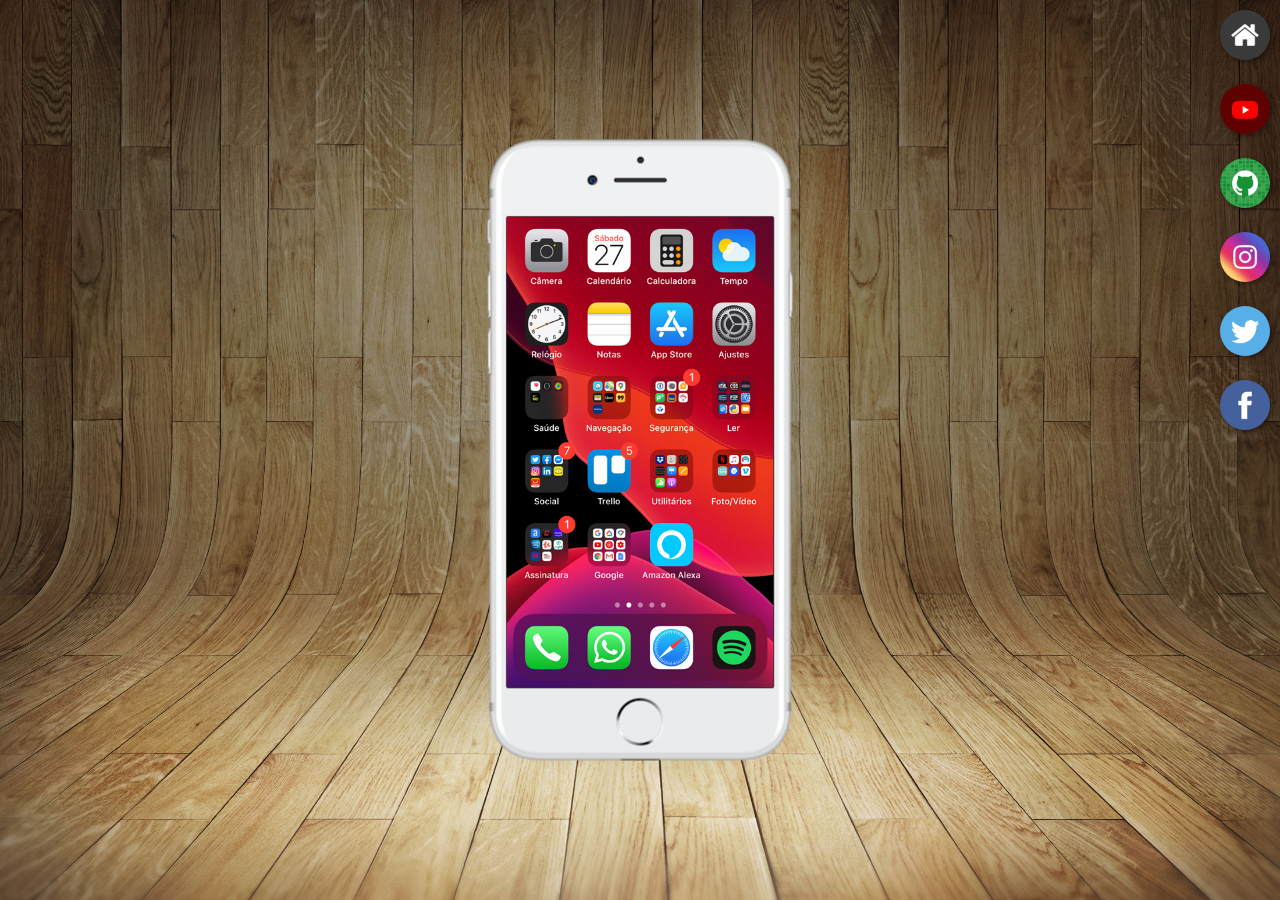
<file: index.html>
<!DOCTYPE html>
<html lang="pt-br">
<head>
    <meta charset="UTF-8">
    <meta name="viewport" content="width=device-width, initial-scale=1.0">
    <title>Projeto Redes Sociais</title>
    <link rel="shortcut icon" href="favicon.ico" type="image/x-icon">
    <link rel="stylesheet" href="estilos/style.css">
</head>
<body>
    <main>
        <section id="telefone">
            <iframe src="home.html" name="tela" id="tela" frameborder="0">
            seu navegador não é compativel. </iframe>
        </section>
        <section id="redes-sociais">
            <a href="home.html" target="tela"> <img src="imagens/logo-home.jpg" alt=""></a><br>

            <a href="youtub.html" target="tela"> <img src="imagens/logo-youtube.jpg" alt=""></a><br>

            <a href="github.html" target="tela"> <img src="imagens/logo-github.jpg" alt="hithub"></a><br>

            <a href="istagram.html" target="tela"> <img src="imagens/logo-instagram.jpg" alt=""></a><br>

            <a href="twiter.html" target="tela"> <img src="imagens/logo-twitter.jpg" alt=""></a><br>

            <a href="facekook.html" target="tela"><img src="imagens/logo-facebook.jpg" alt=""></a><br>
        </section>
    </main>
</body>
</html>
</file>
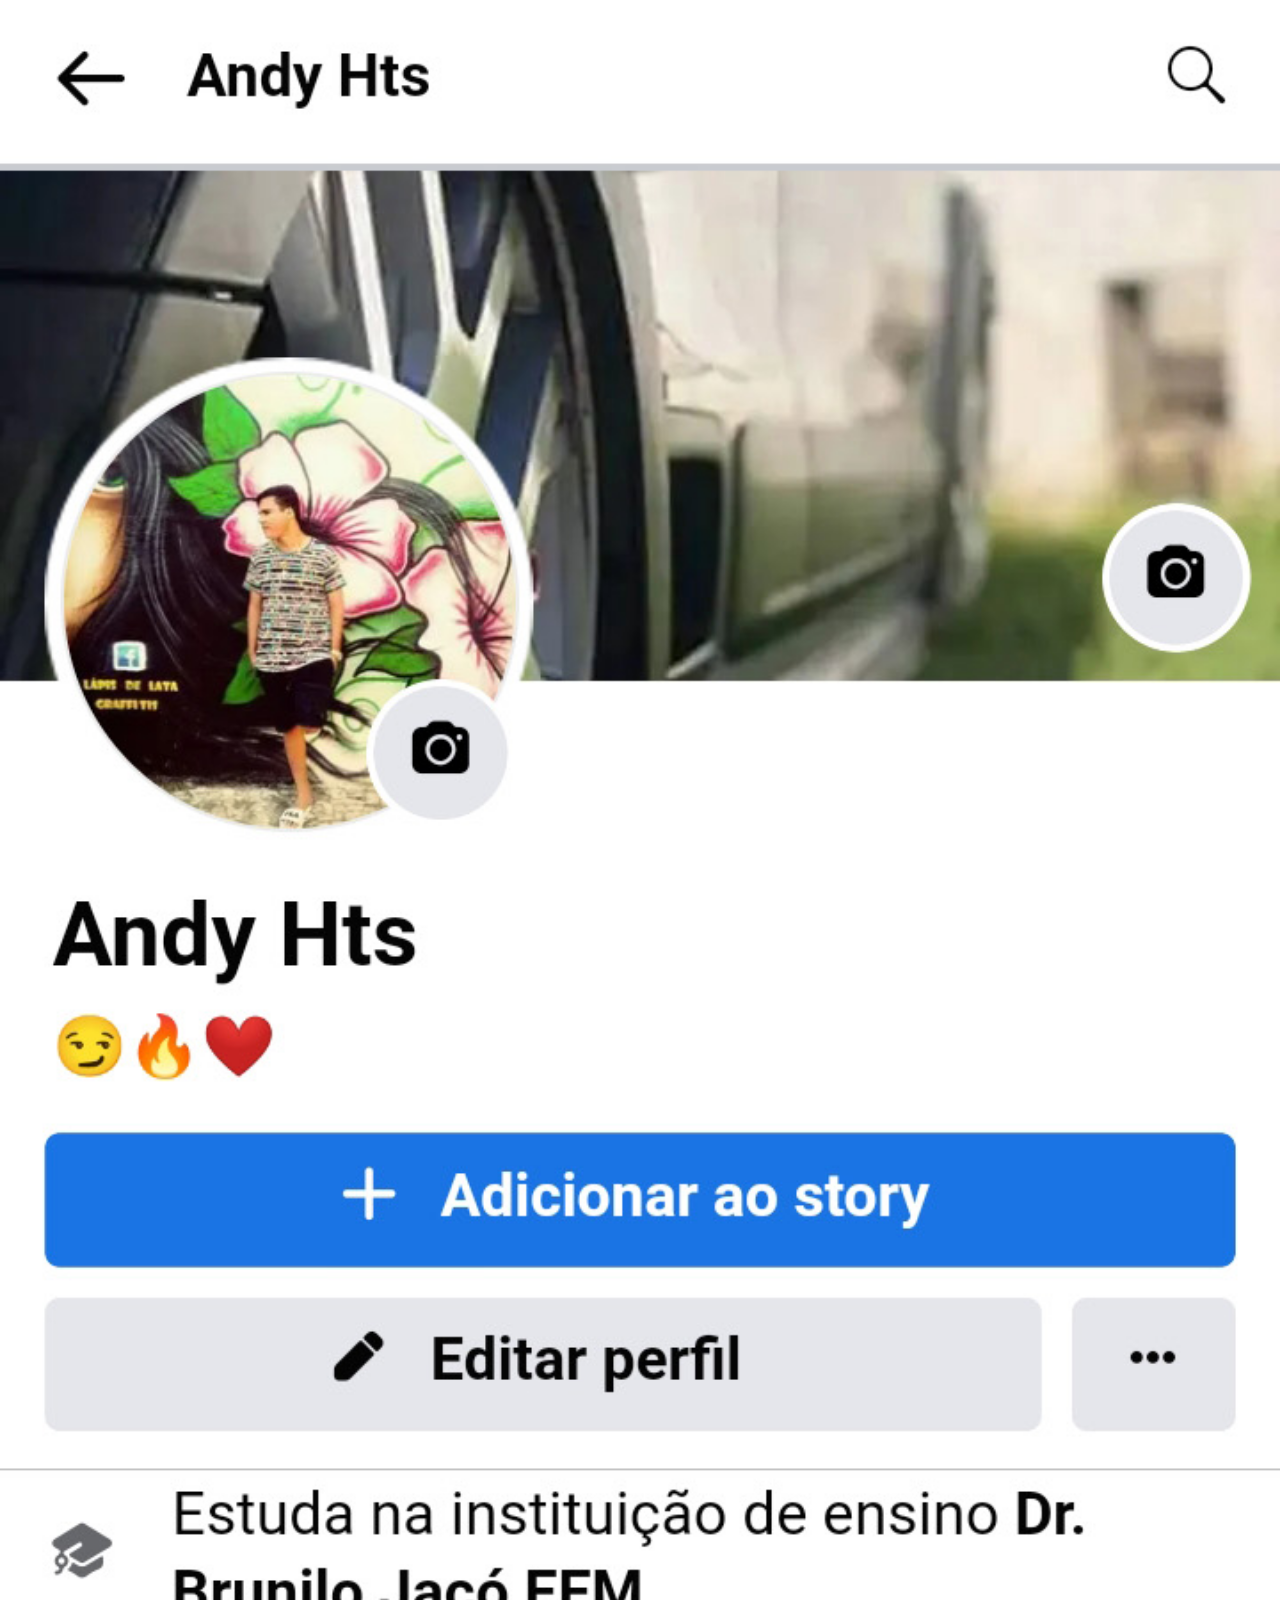
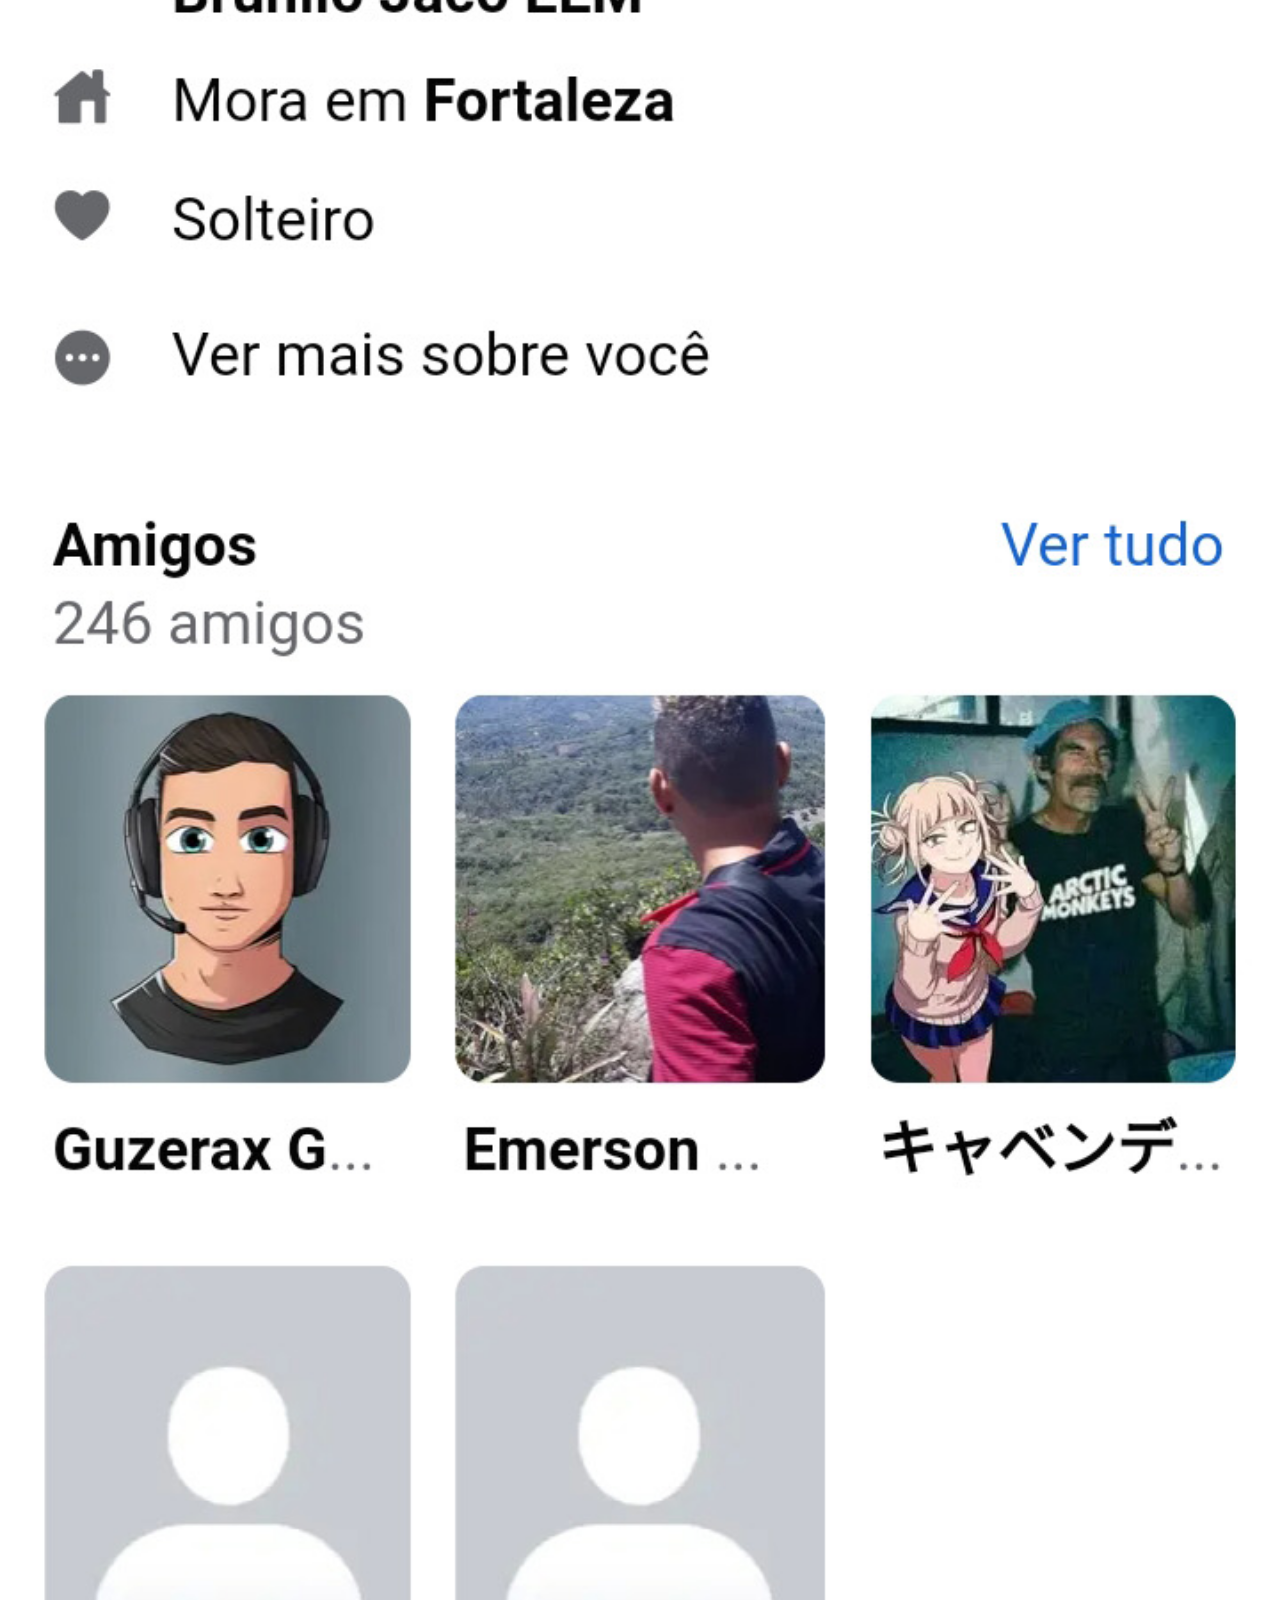
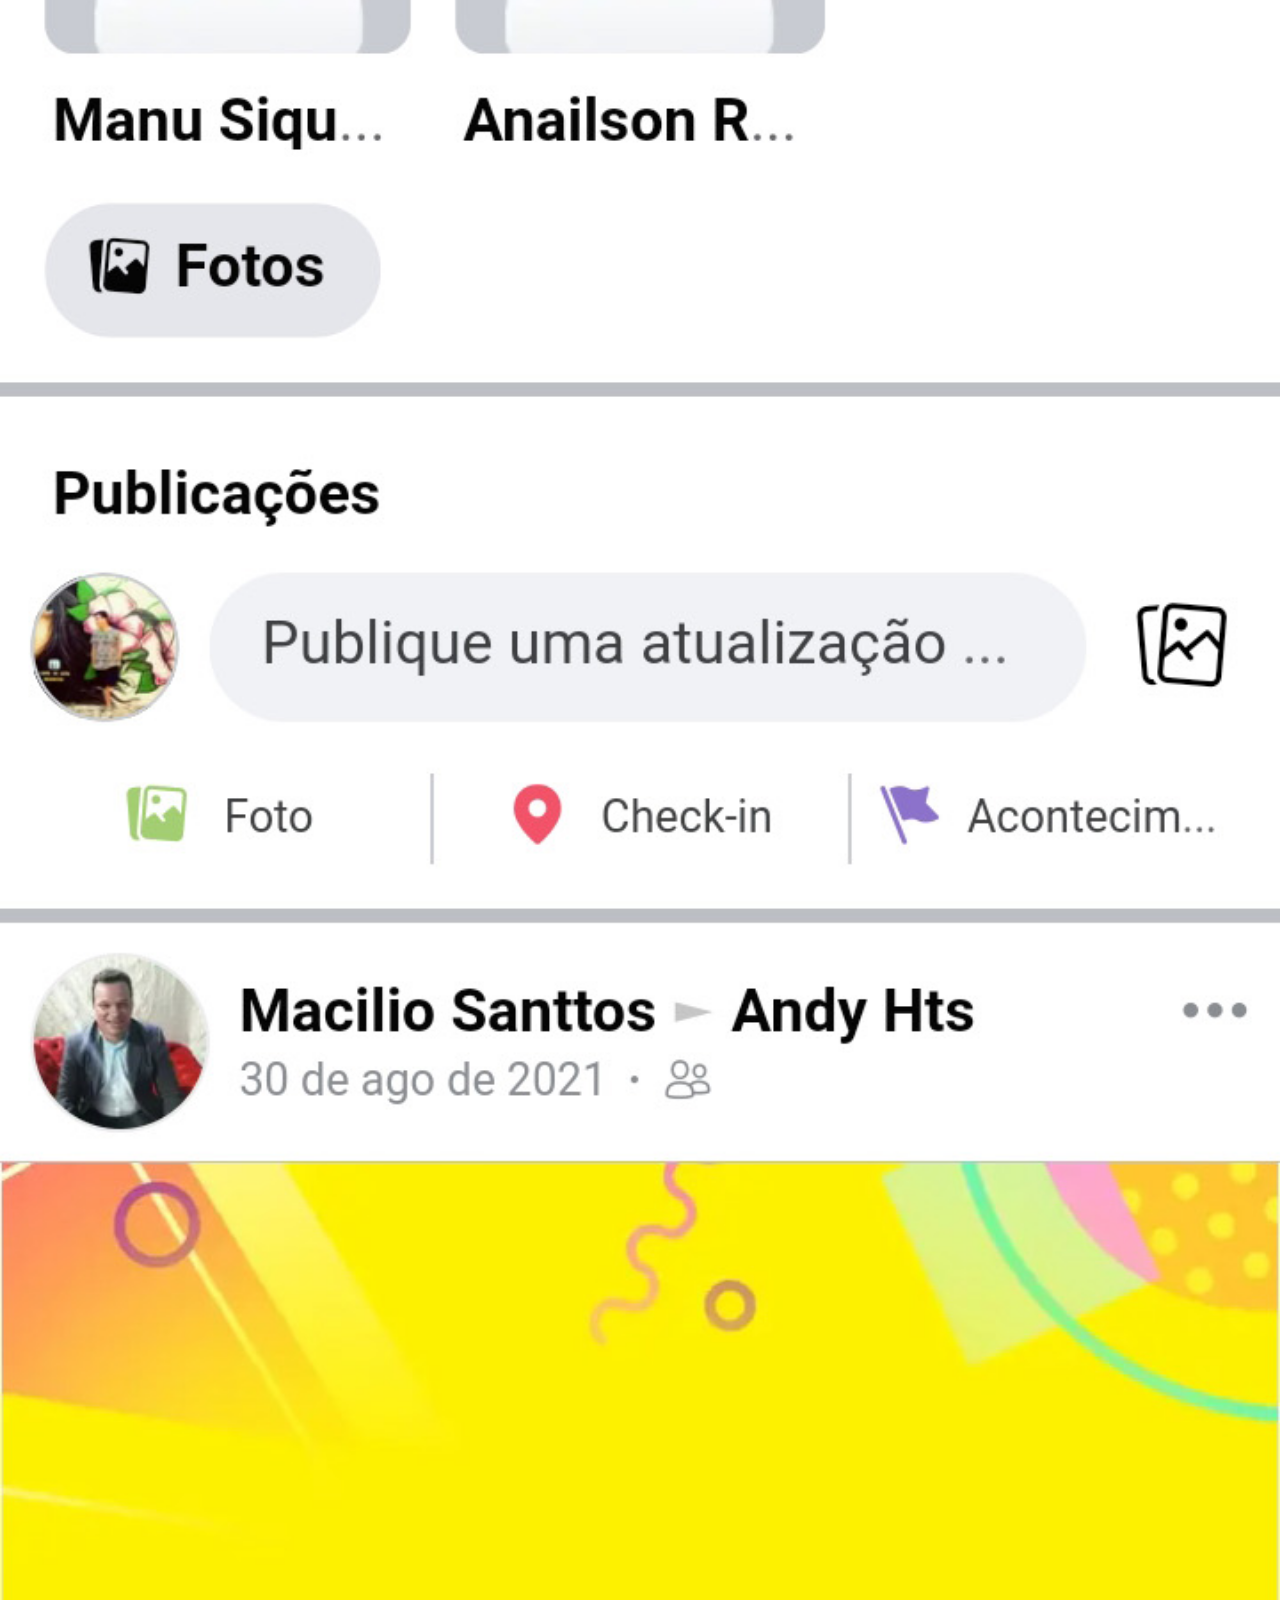
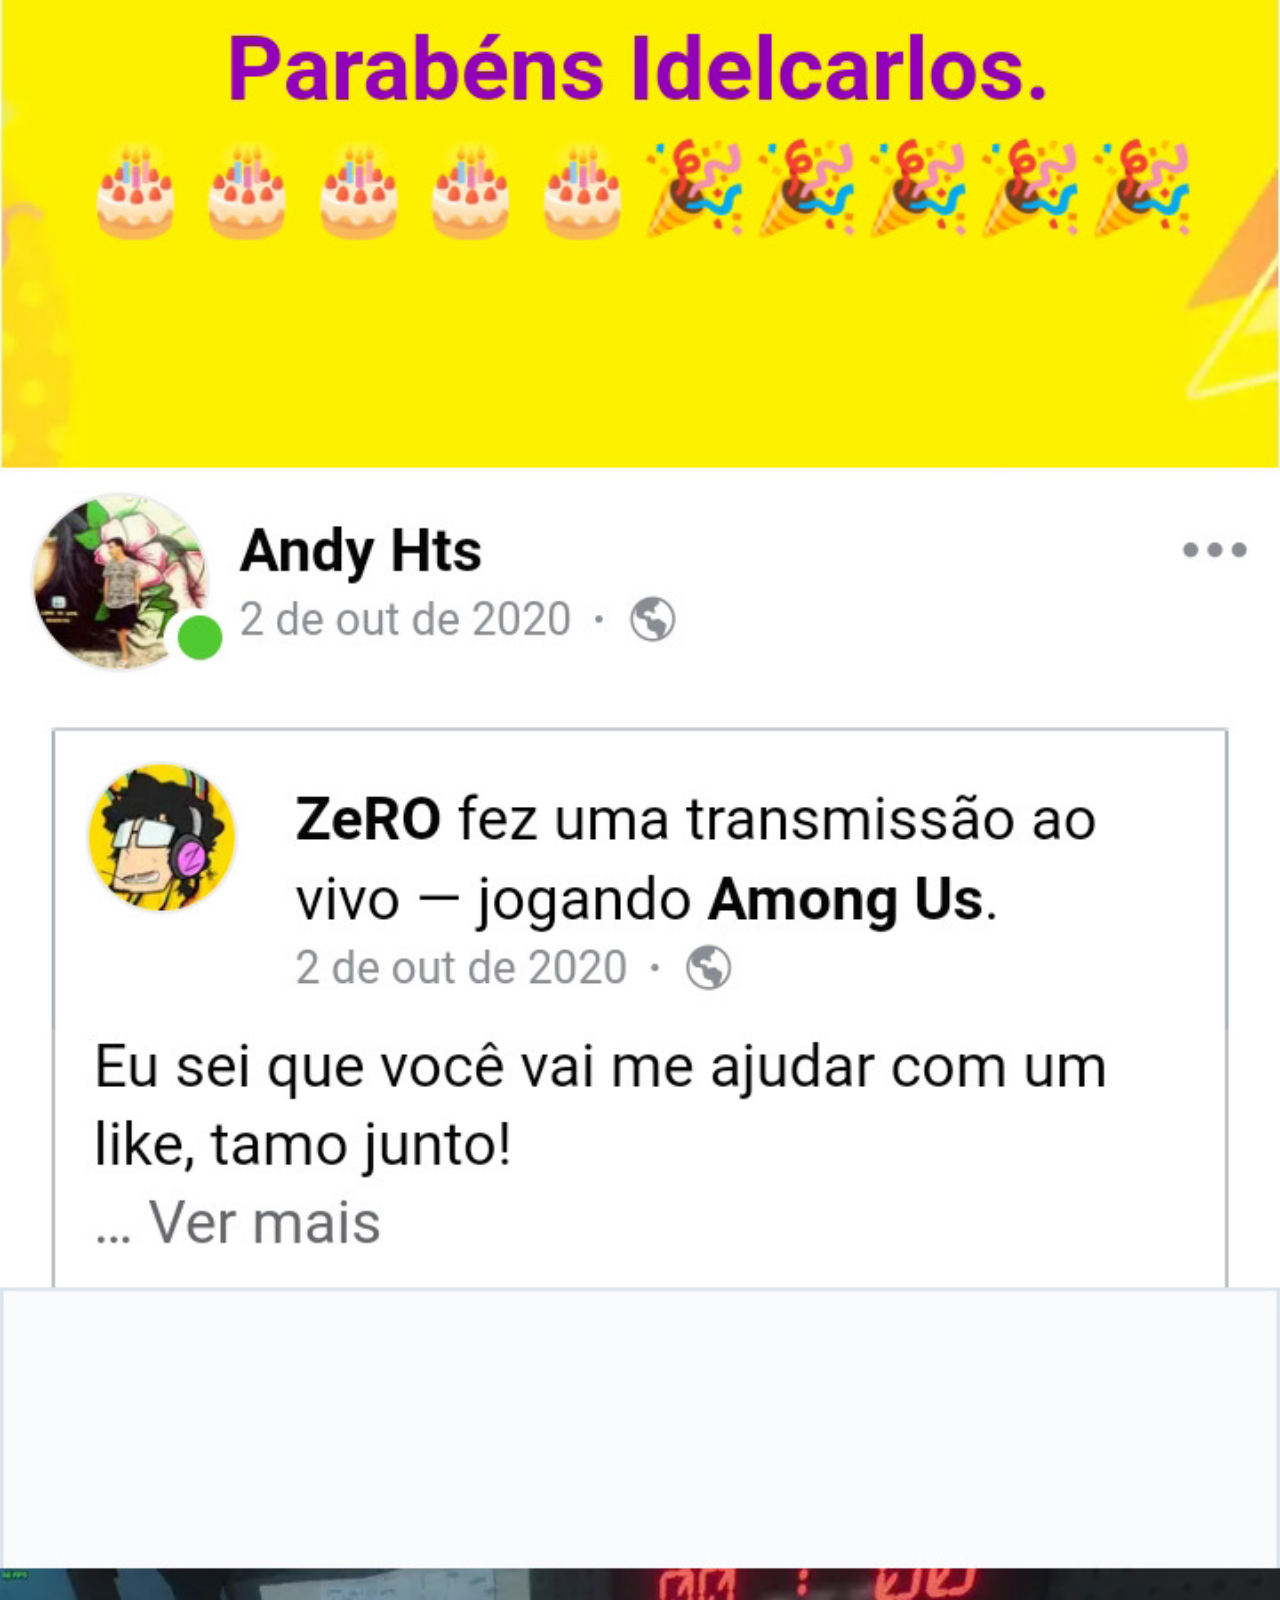
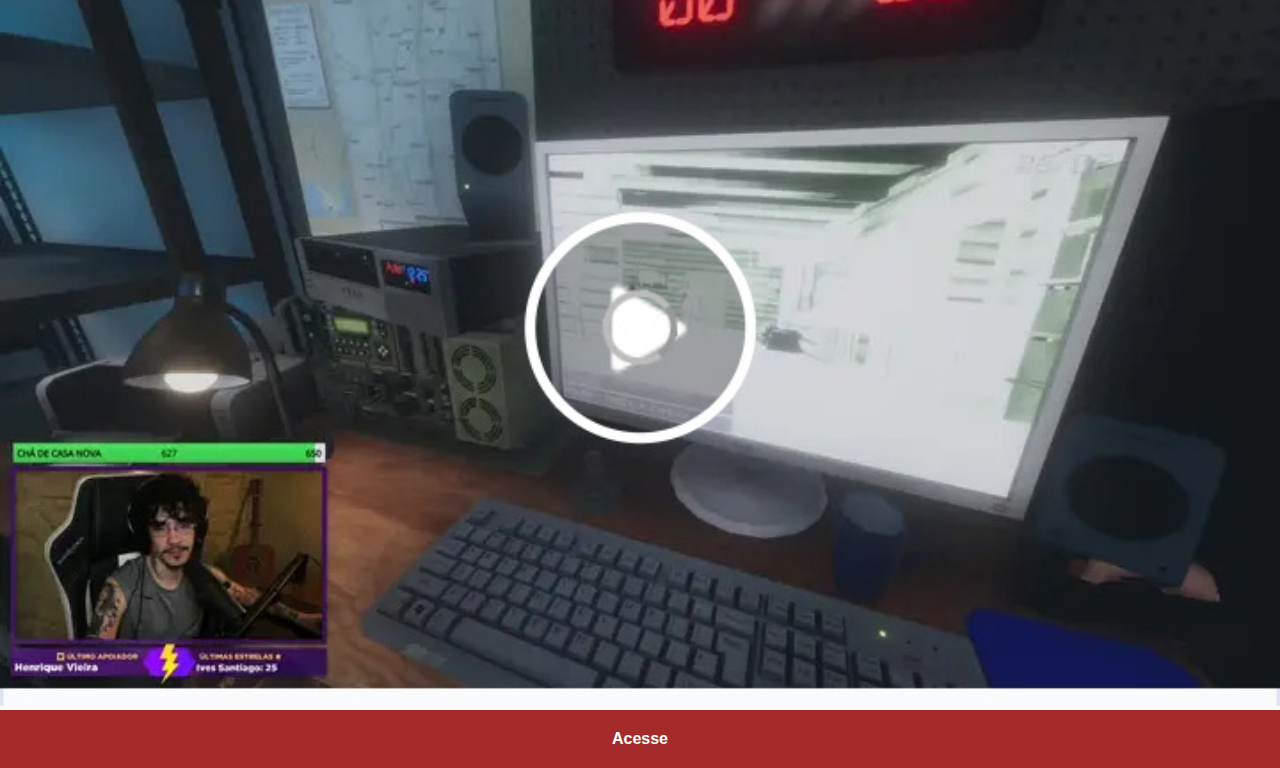
<file: facekook.html>
<!DOCTYPE html>
<html lang="pt-br">
<head>
    <meta charset="UTF-8">
    <meta name="viewport" content="width=device-width, initial-scale=1.0">
    <title>Guit Hub</title>
    <link rel="stylesheet" href="estilos/social.css">
</head>
<body>
    <img src="imagens/tela-facebook.jpg" alt="facebook">
    <a href="https://www.facebook.com/idelcarlos.ribeiro.9/" target="_blank">Acesse</a>
    
</body>
</html>
</file>
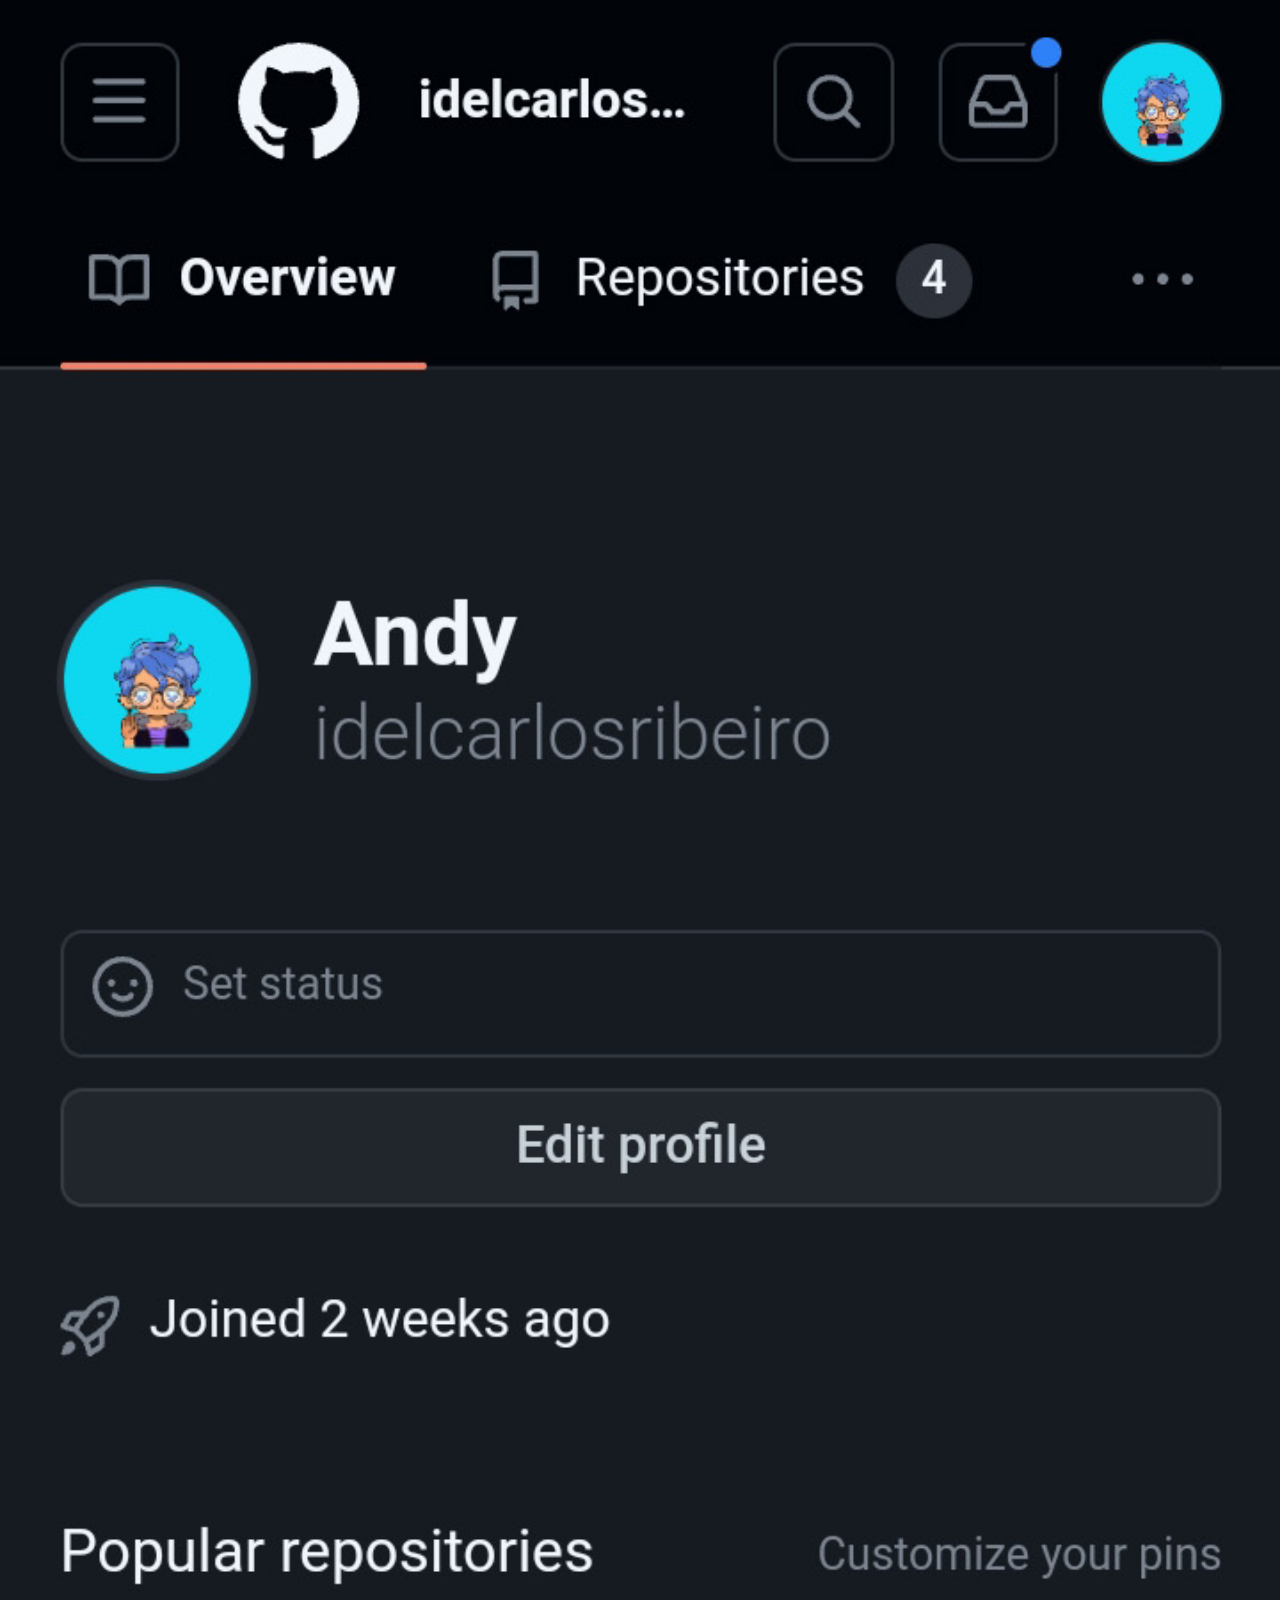
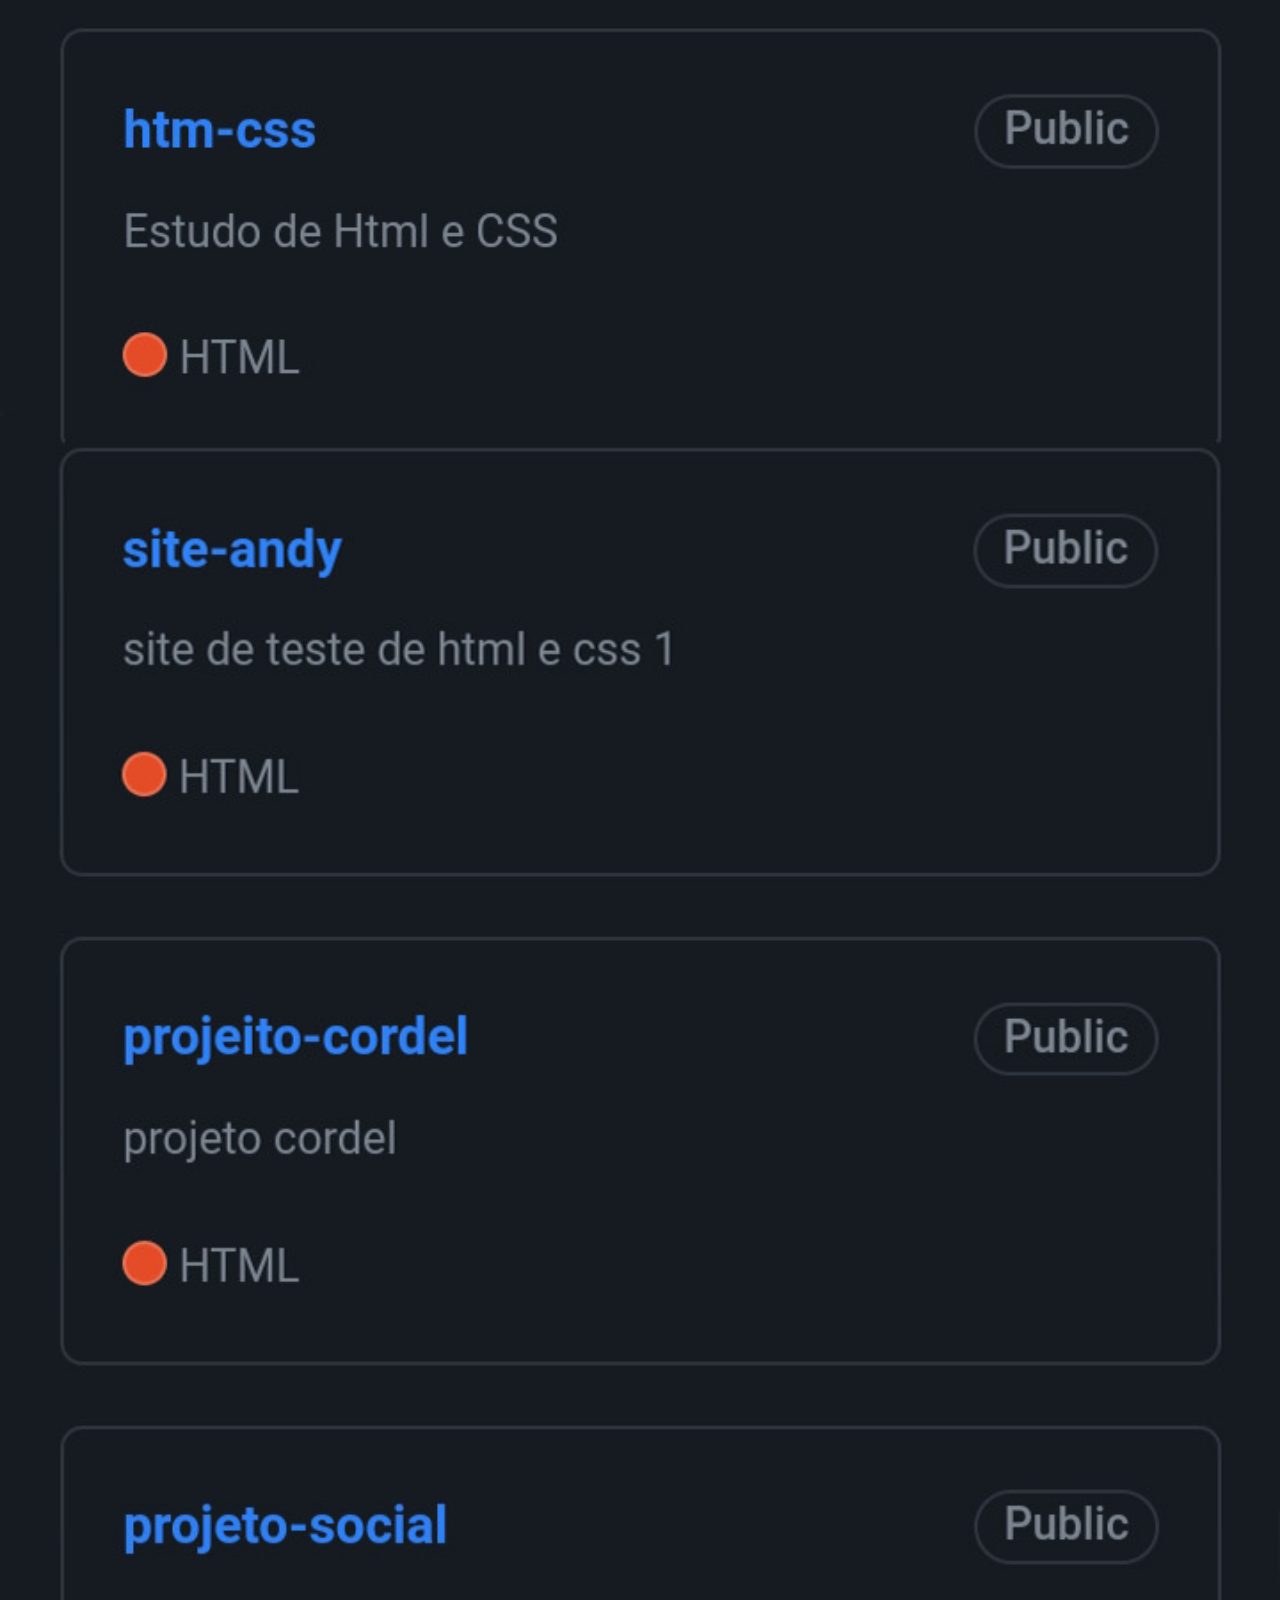
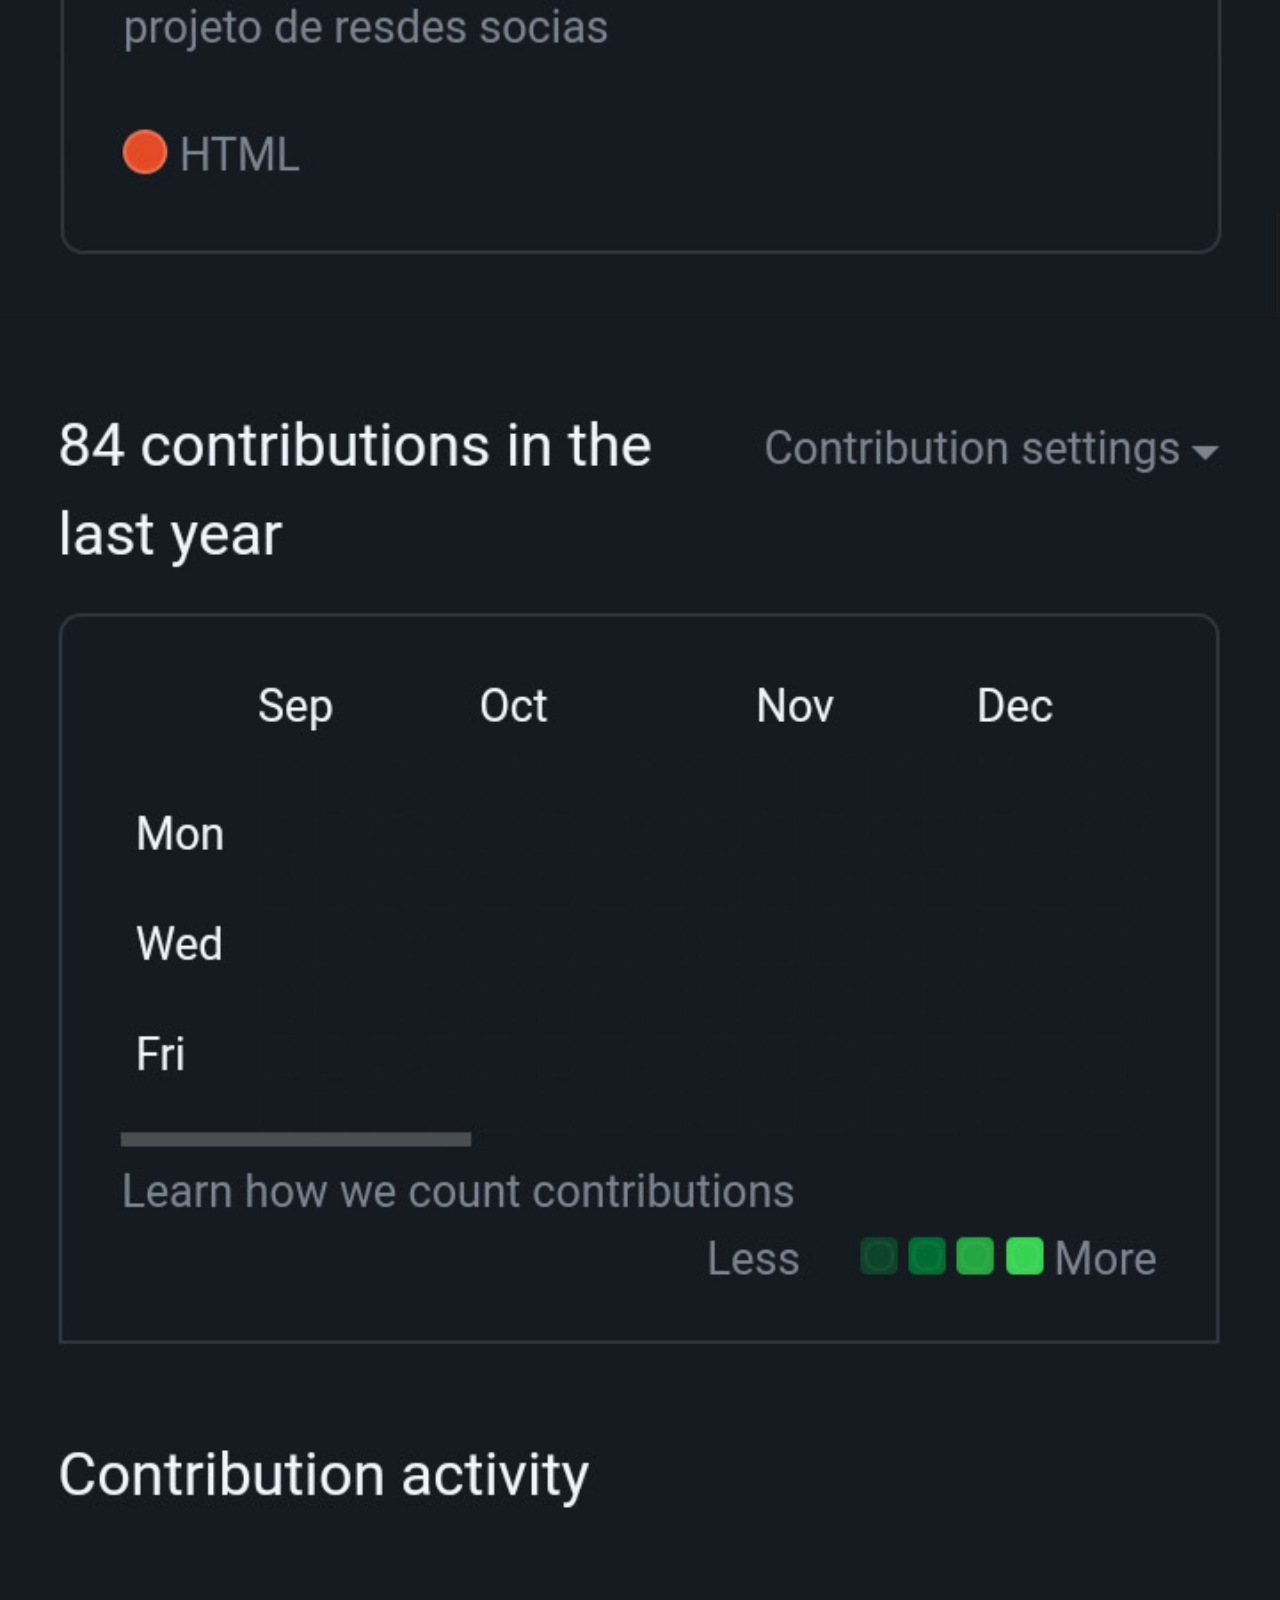
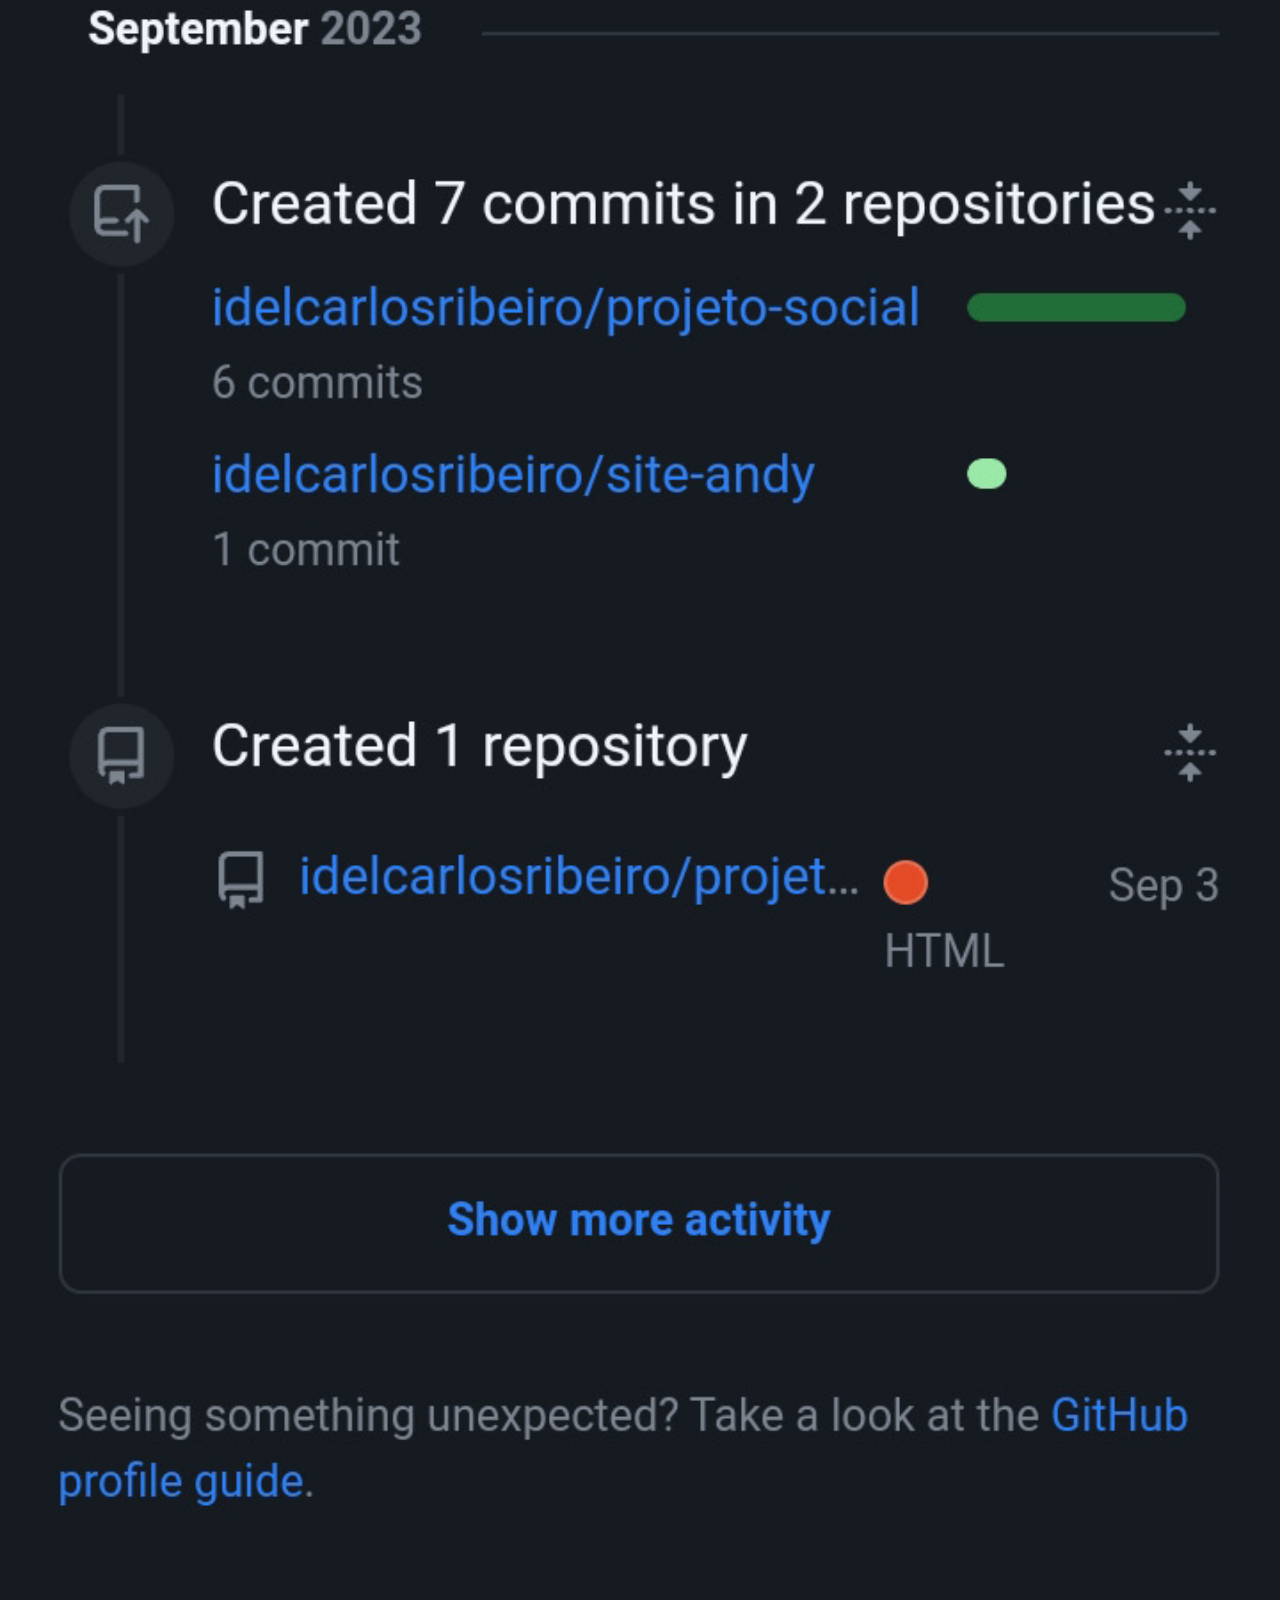
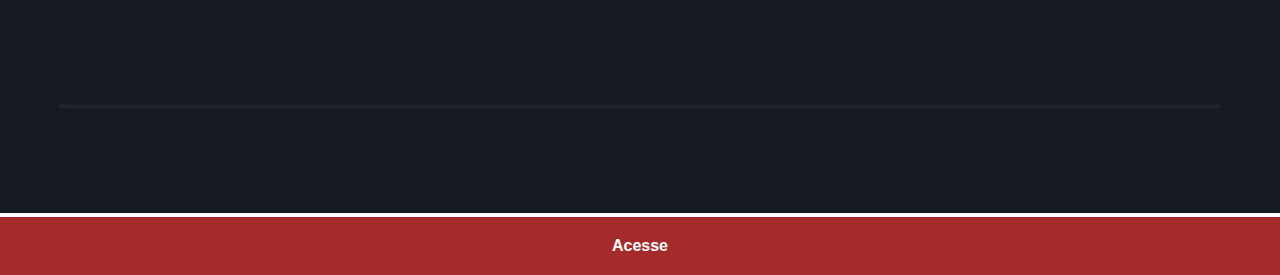
<file: github.html>
<!DOCTYPE html>
<html lang="pt-br">
<head>
    <meta charset="UTF-8">
    <meta name="viewport" content="width=device-width, initial-scale=1.0">
    <title>Guit Hub</title>
    <link rel="stylesheet" href="estilos/social.css">
</head>
<body>
    <img src="imagens/tela-github.jpg" alt="GitHub">
    <a href="https://github.com/idelcarlosribeiro" target="_blank">Acesse</a>
    
</body>
</html>
</file>
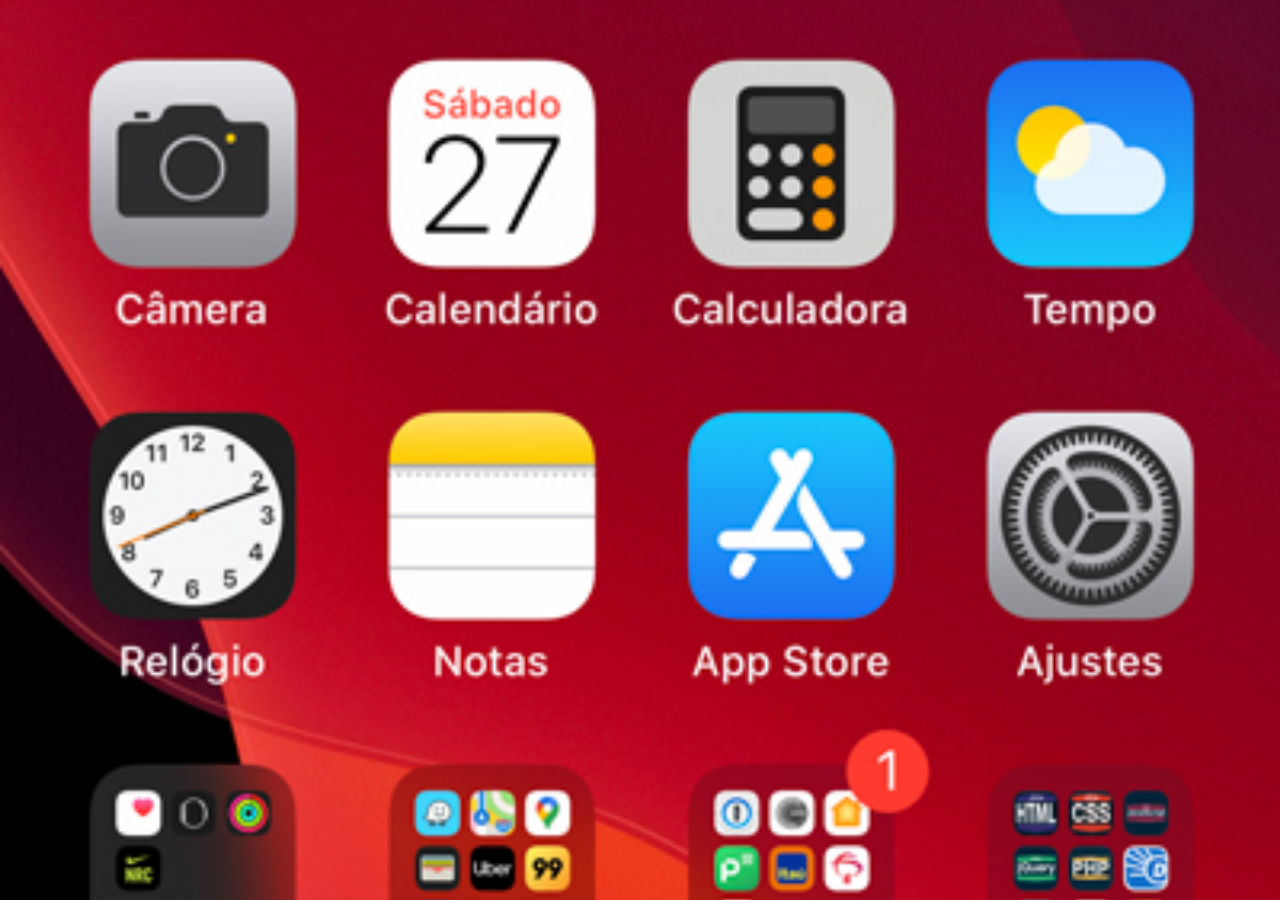
<file: home.html>
<!DOCTYPE html>
<html lang="pt-br">
<head>
    <meta charset="UTF-8">
    <meta name="viewport" content="width=device-width, initial-scale=1.0">
    <title>Home</title>
</head>
<style>
    * {
        margin: 0px;
        padding: 0px;
    }

    body{
        width: 100vw;
        height: 100vh;
        background: black url(imagens/tela-home.jpg) no-repeat top center;
        background-size: cover;
    }
</style>
<body>
    
</body>
</html>
</file>
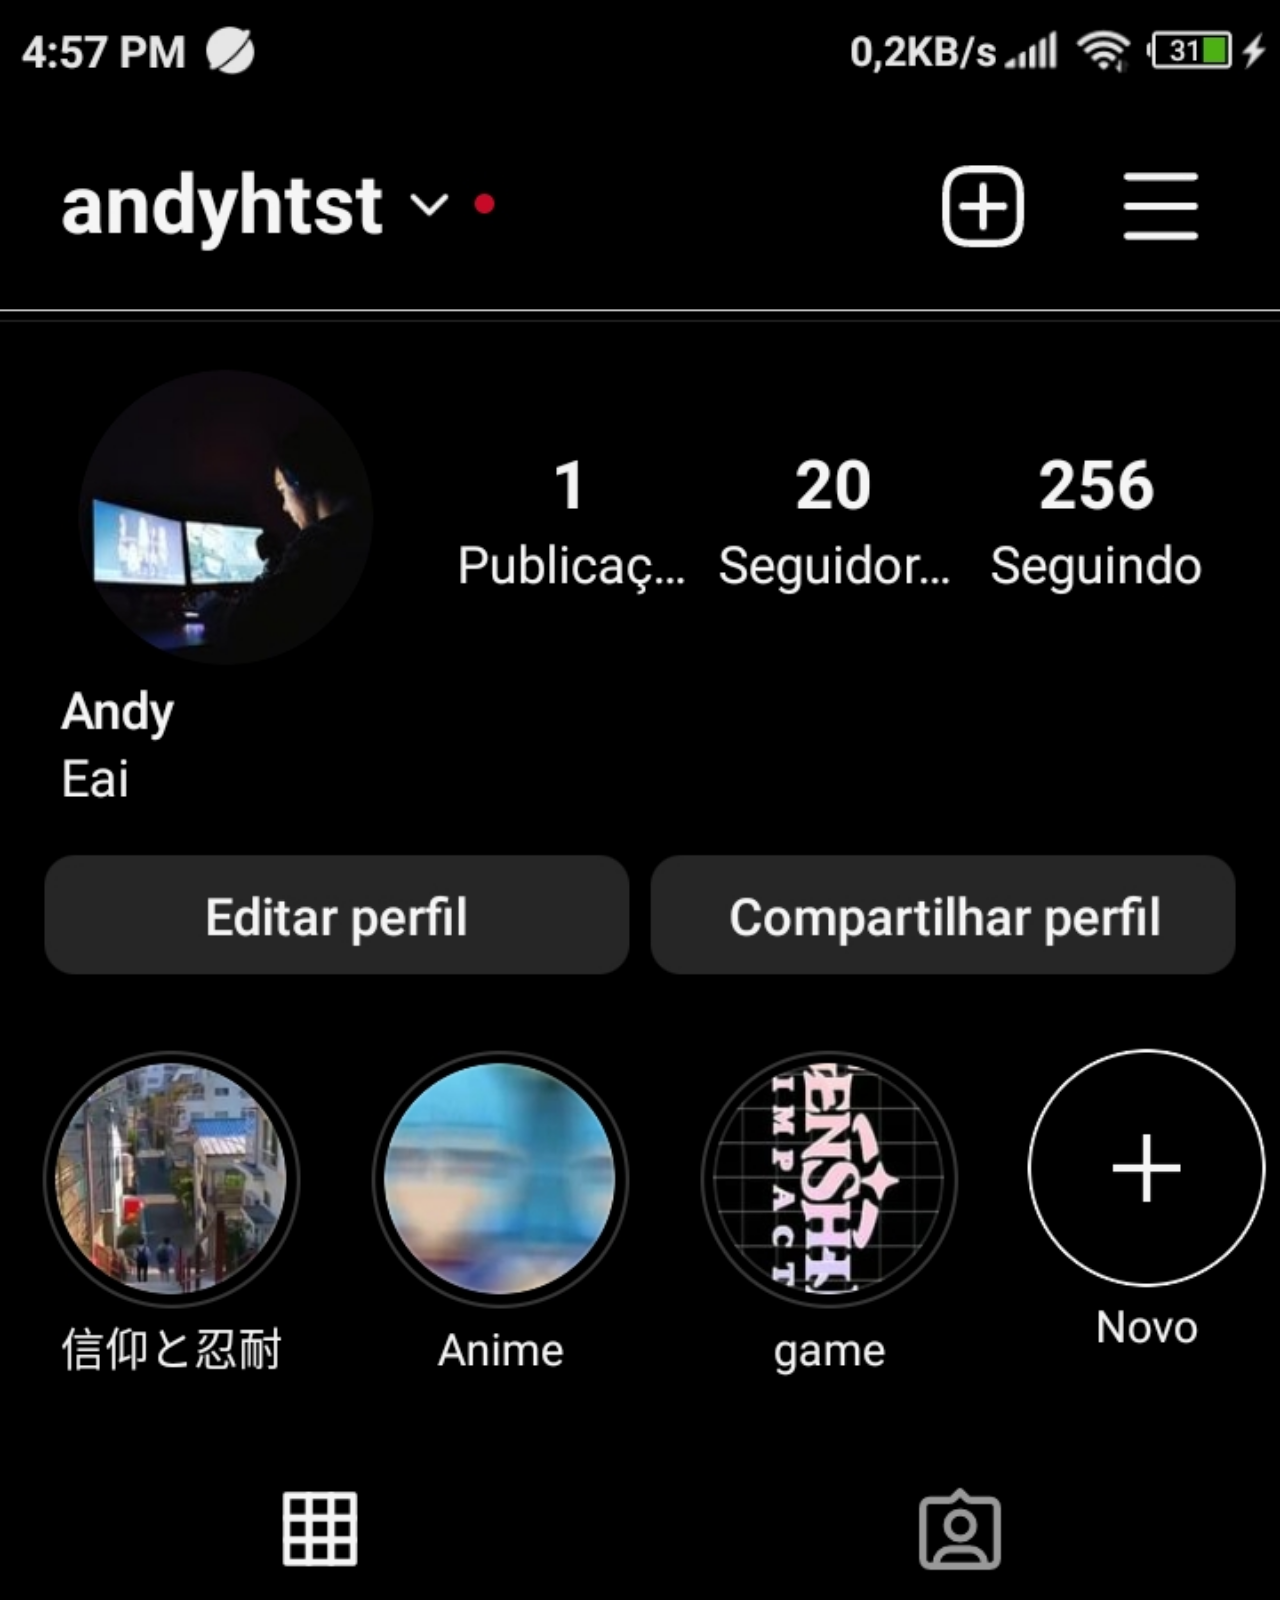
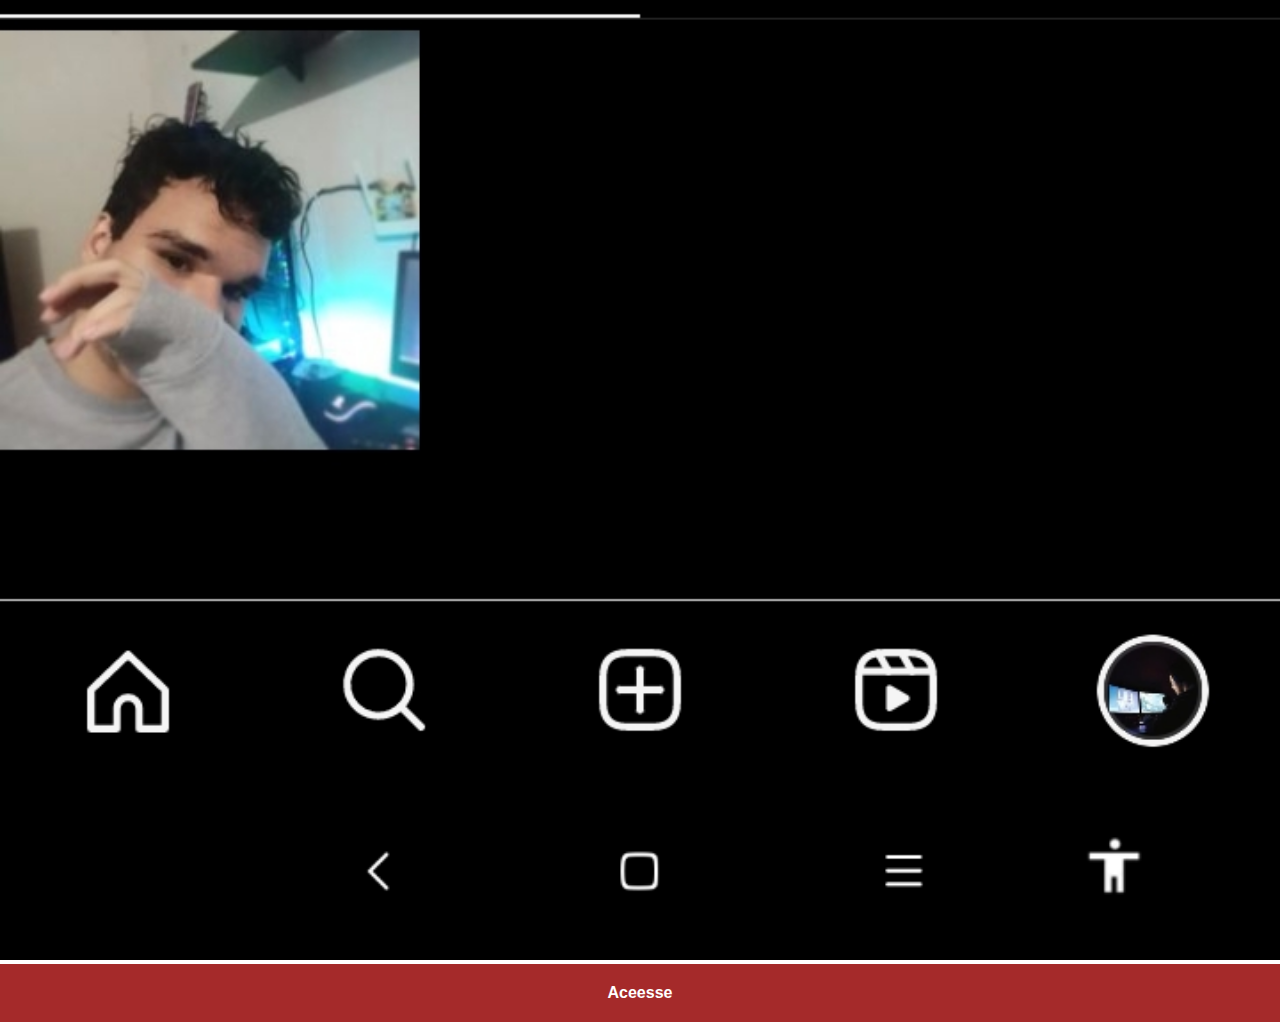
<file: istagram.html>
<!DOCTYPE html>
<html lang="pt-br">
<head>
    <meta charset="UTF-8">
    <meta name="viewport" content="width=device-width, initial-scale=1.0">
    <title>instagram</title>
    <link rel="stylesheet" href="estilos/social.css">
</head>
<body>
    <img src="imagens/tela-instagram.jpg" alt="instagram">
    <a href="https://www.instagram.com/andyhtst/" target="_blank"> Aceesse</a>
</body>
</html>
</file>
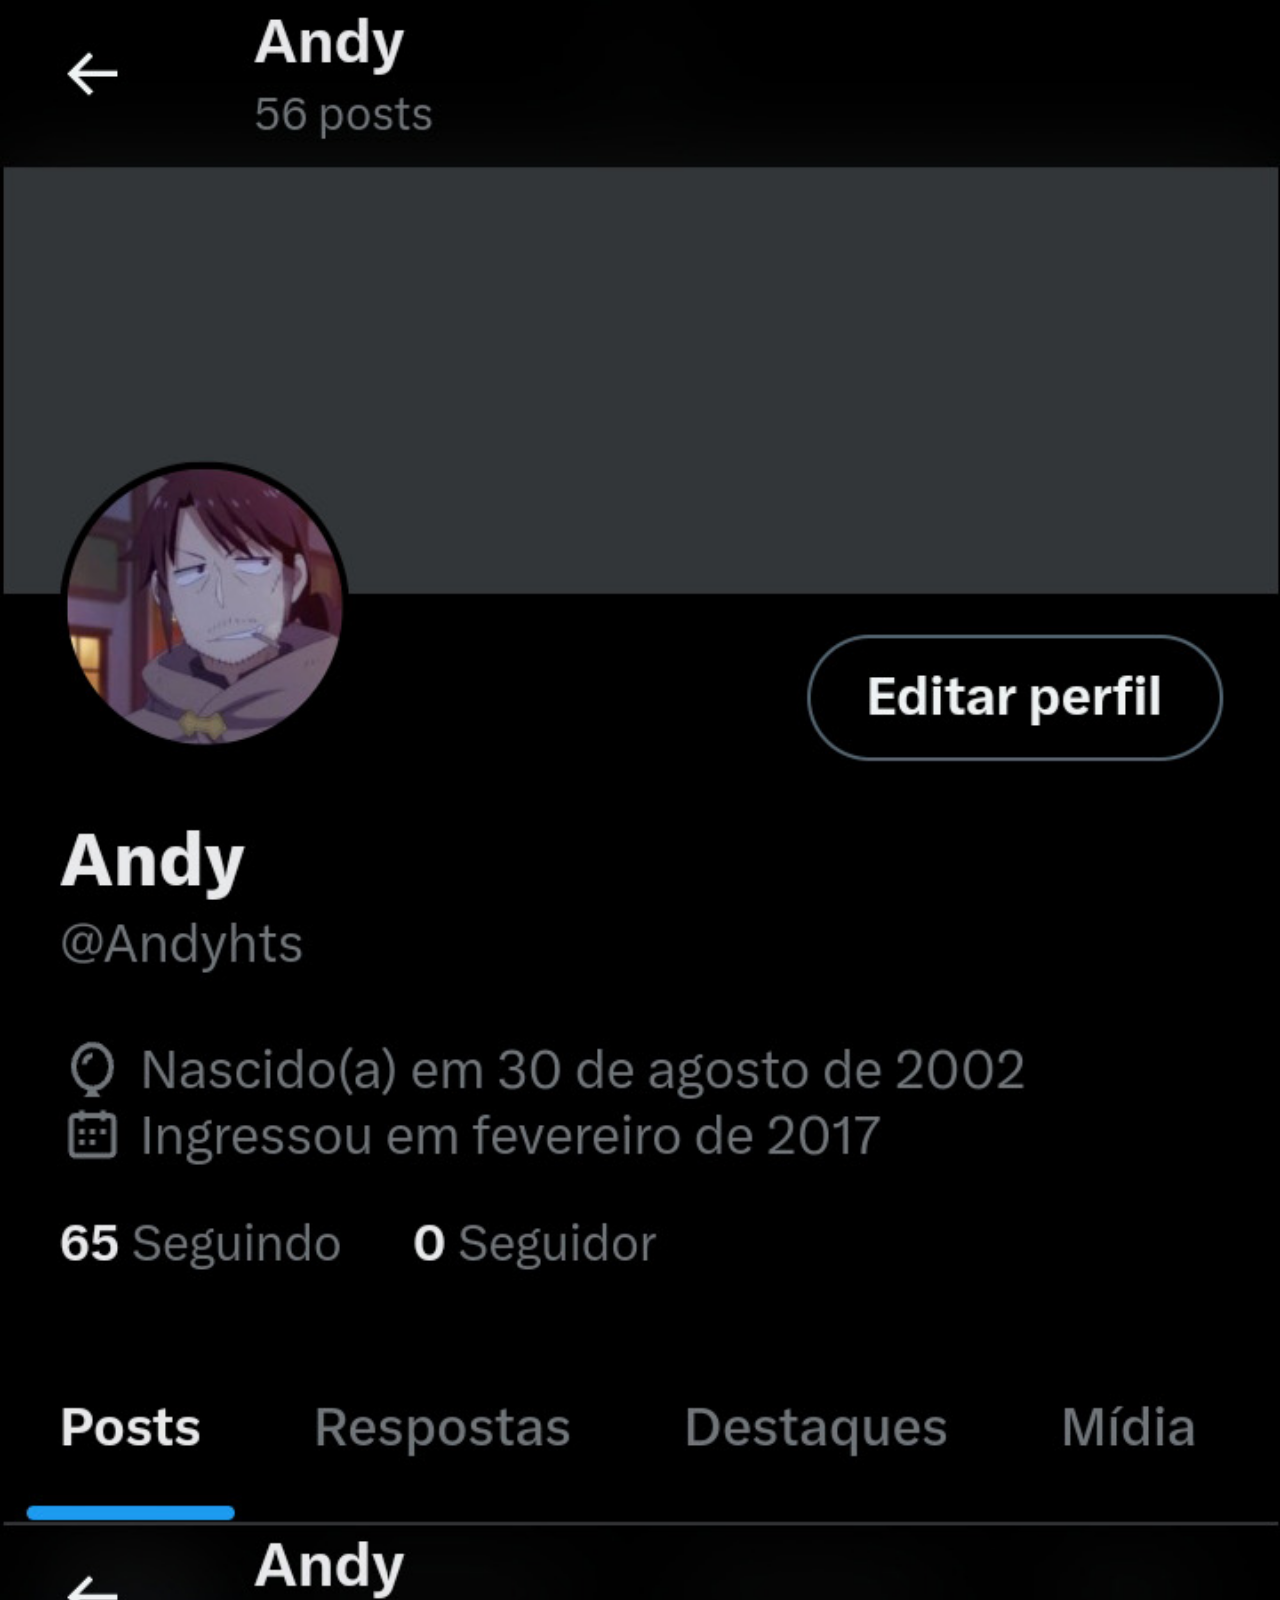
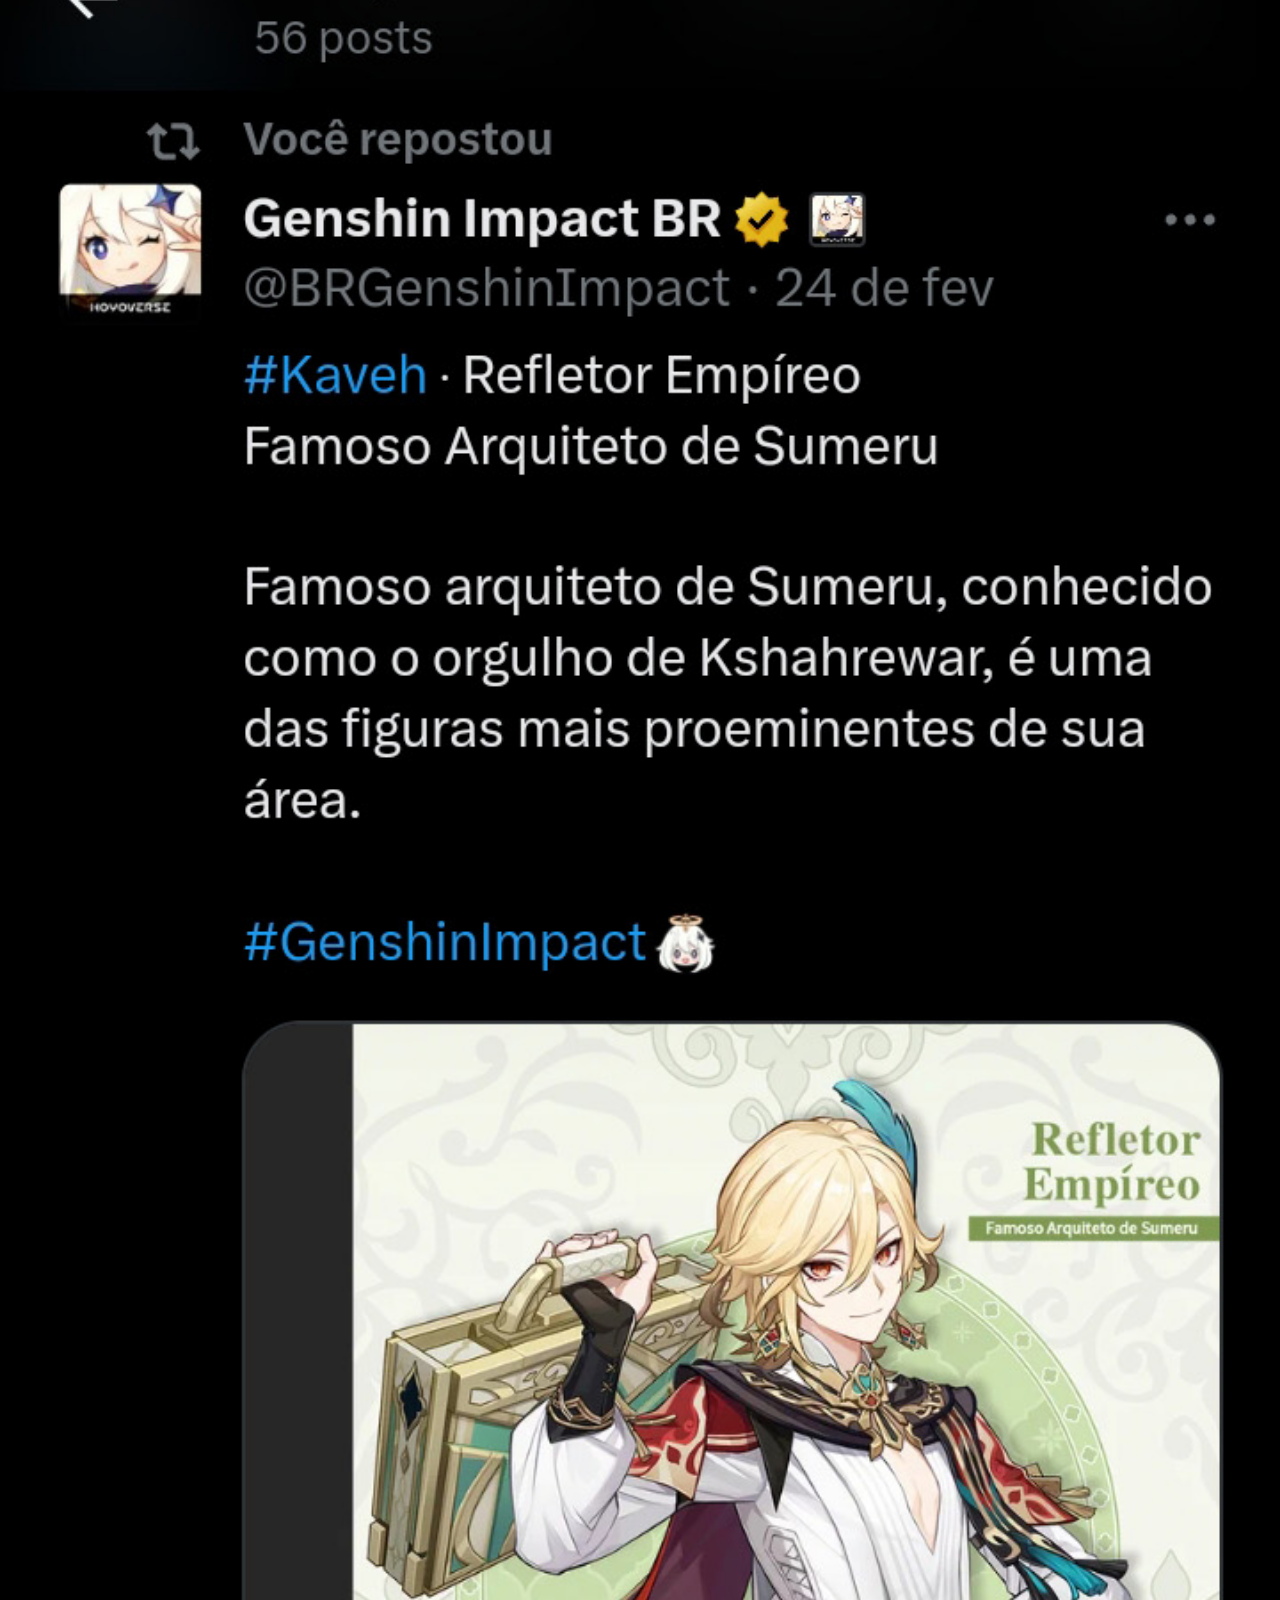
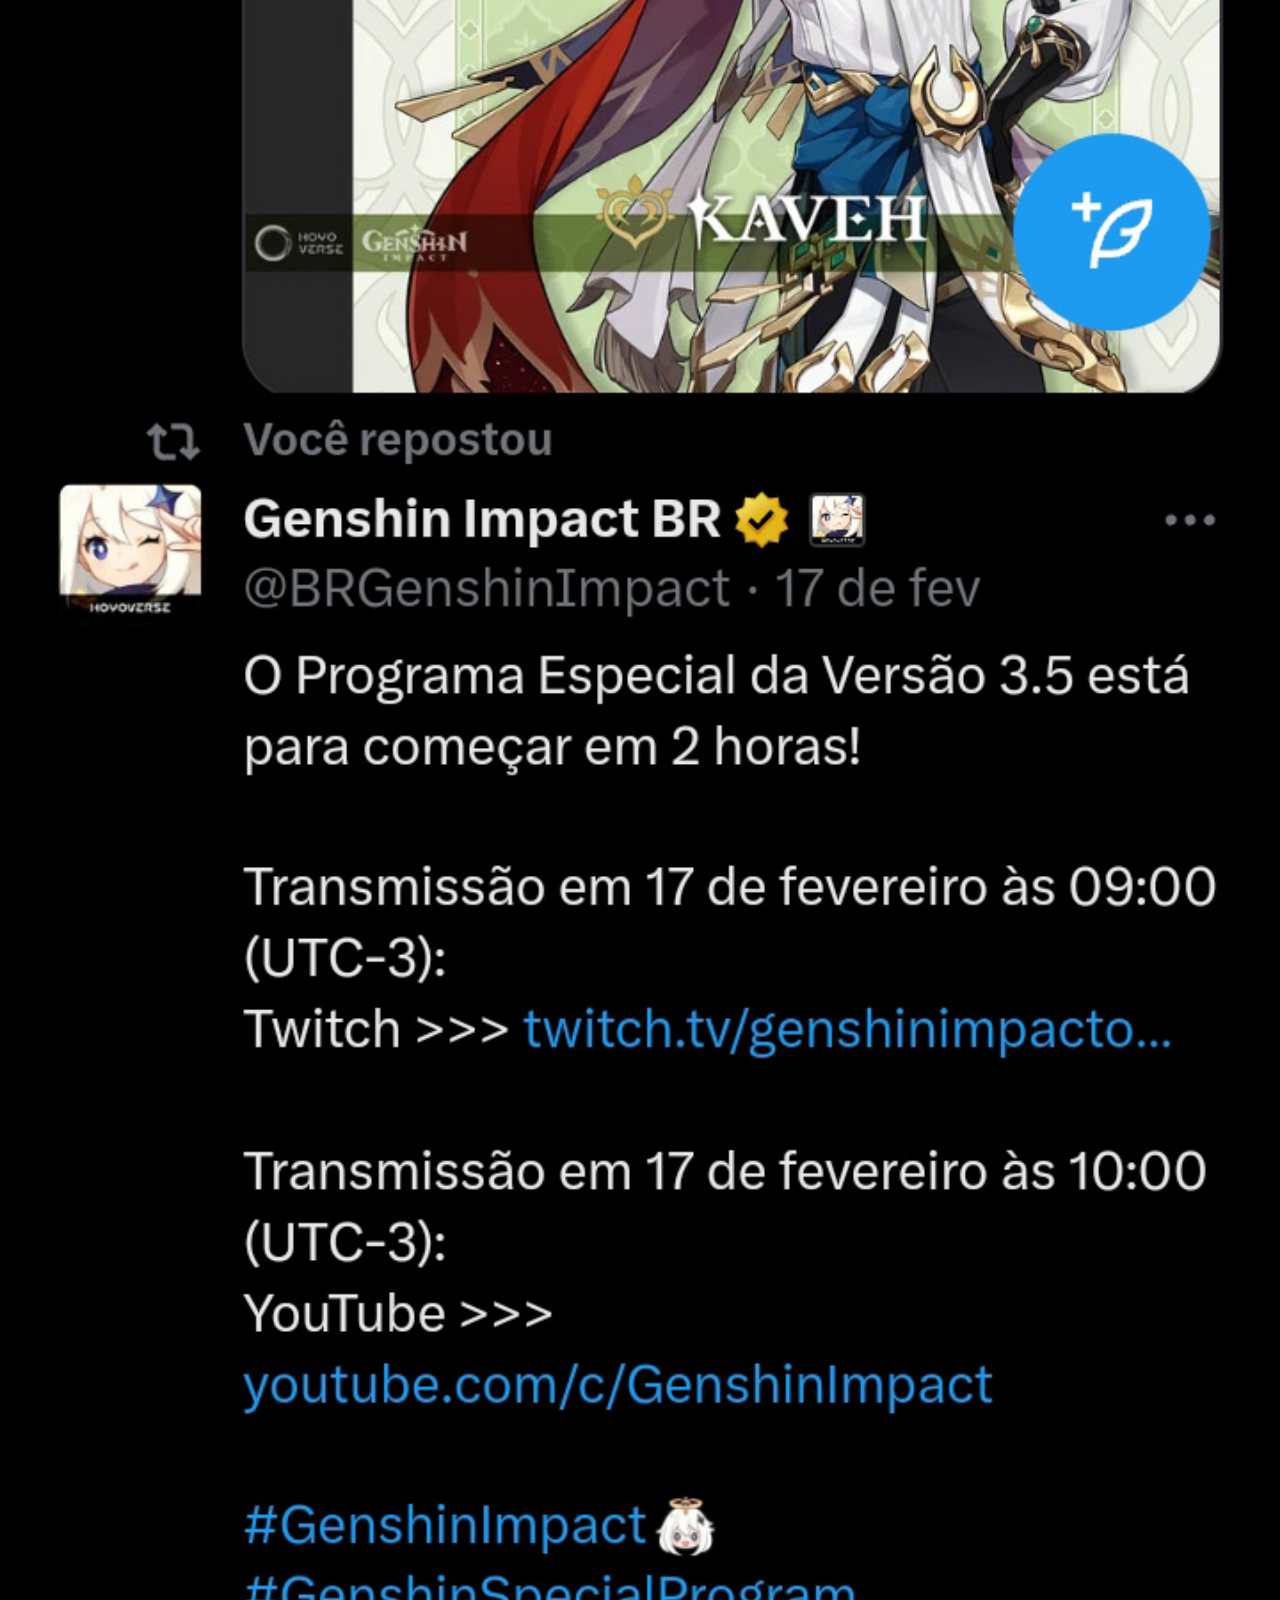
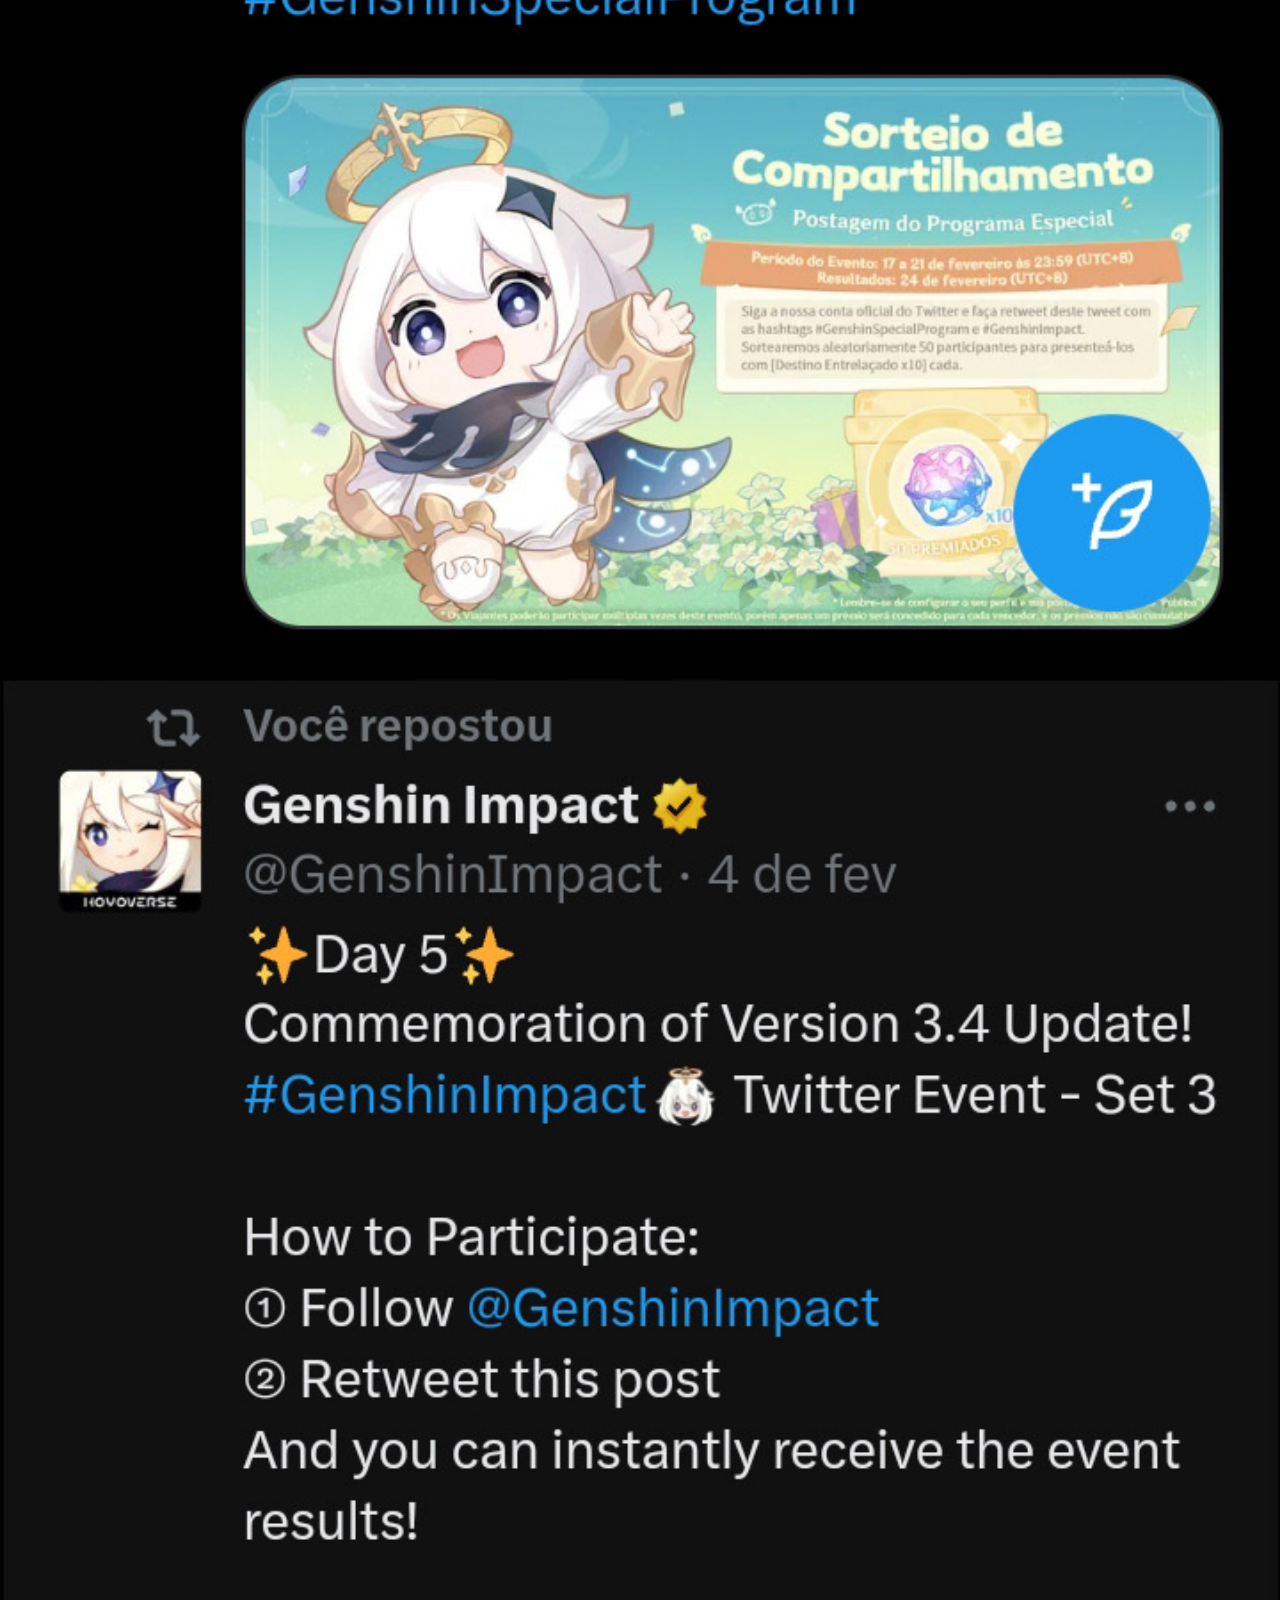
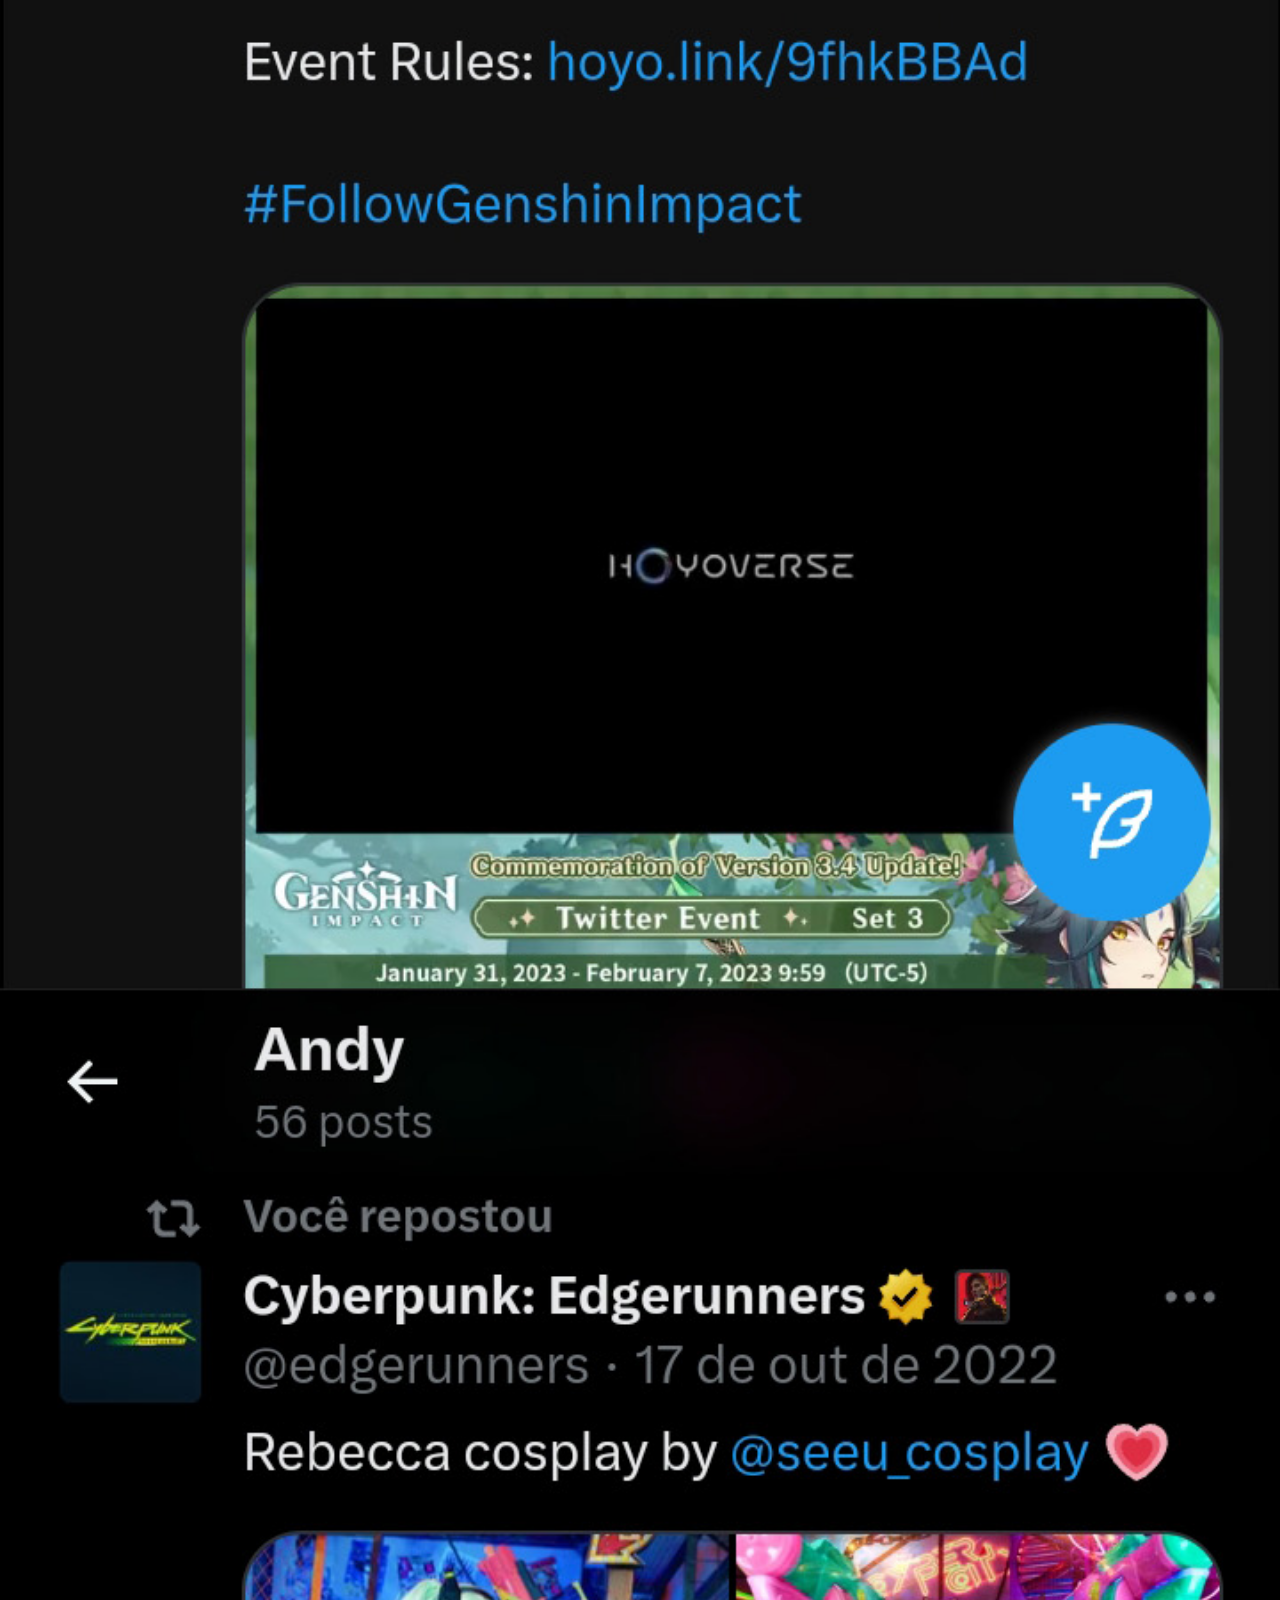
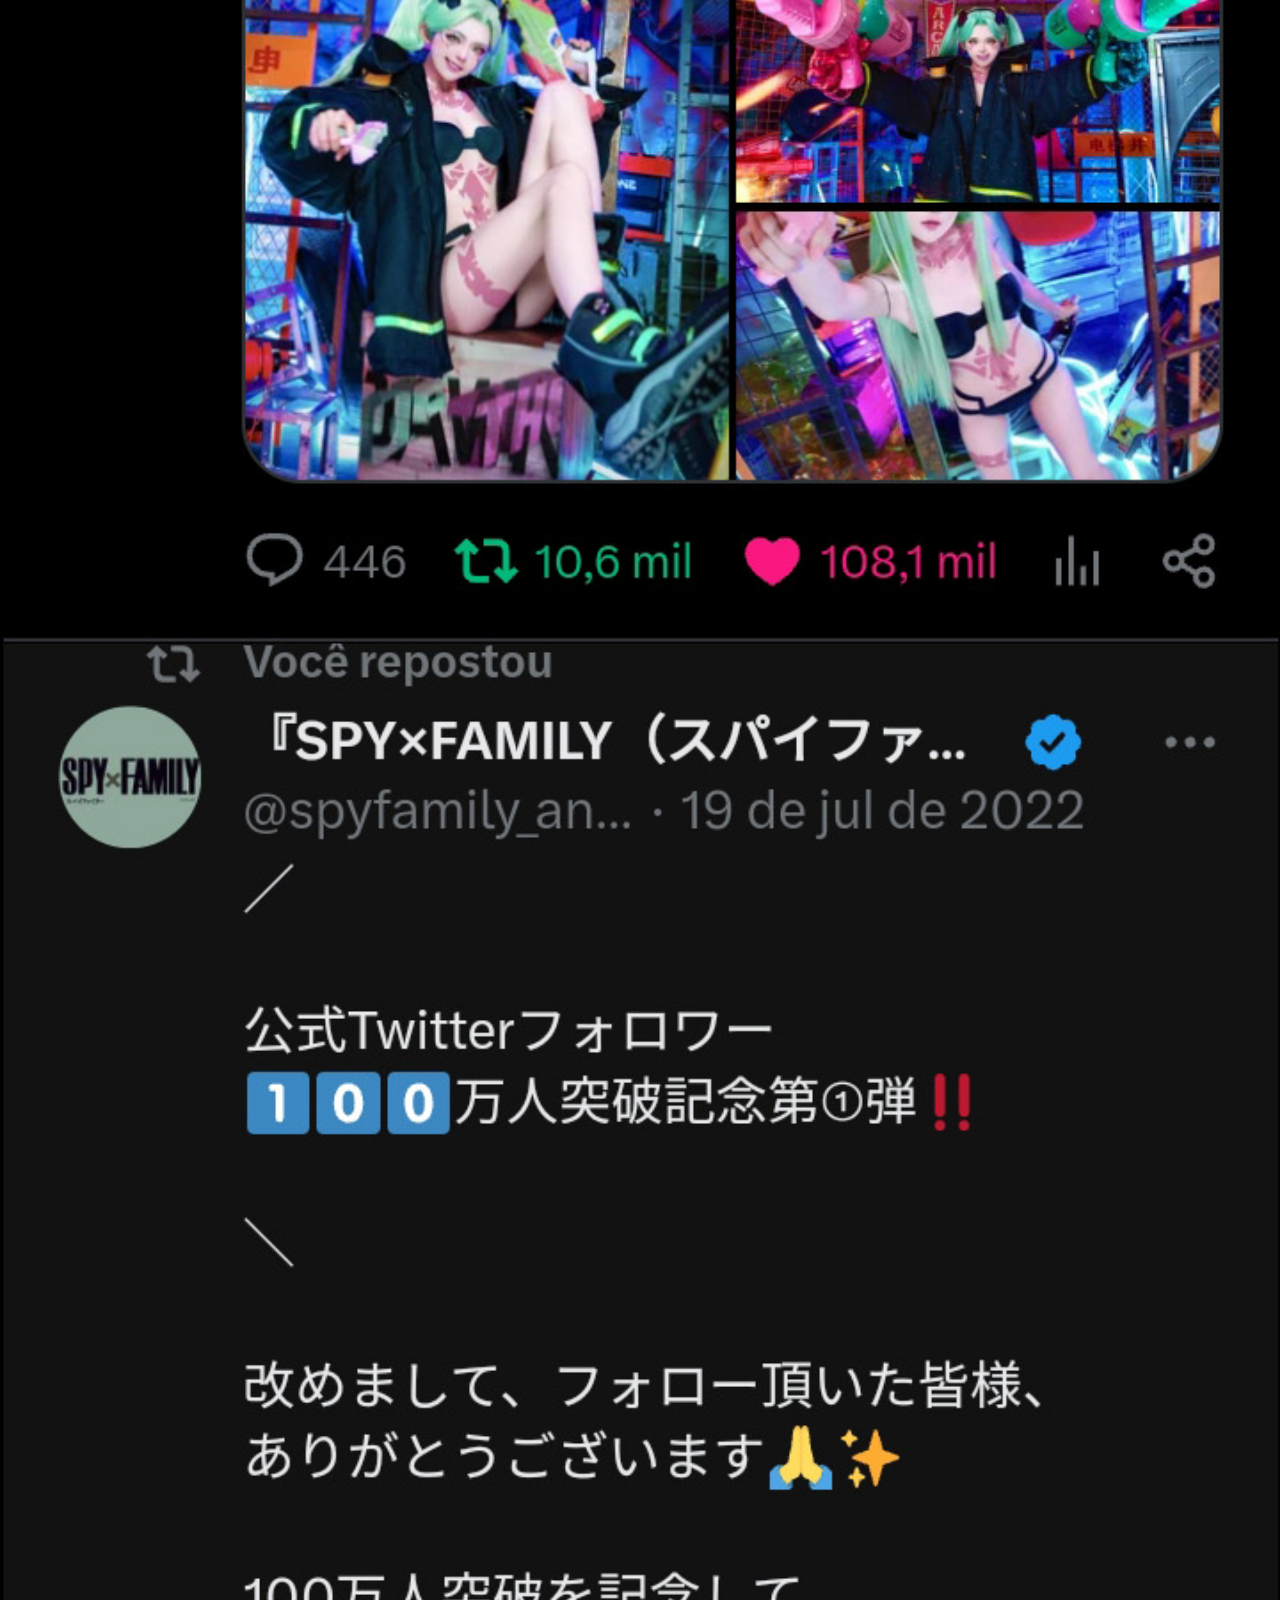
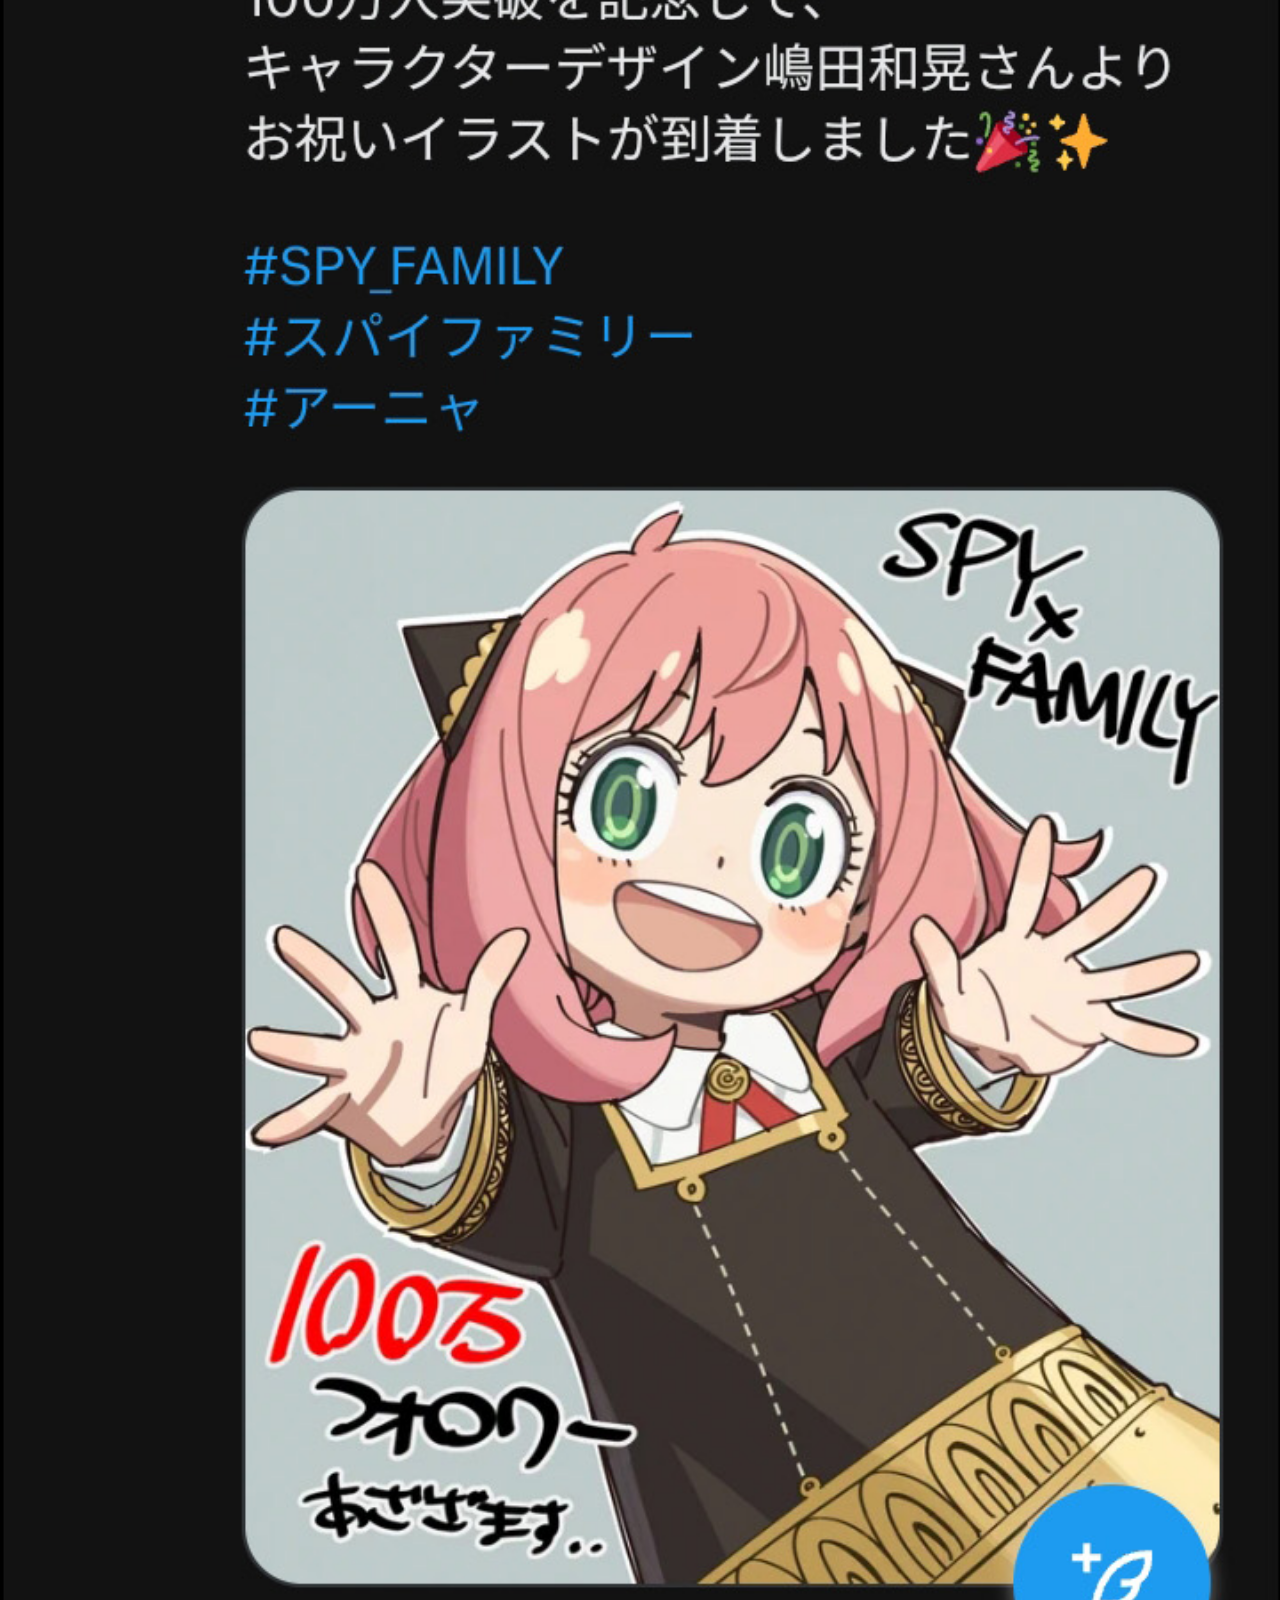
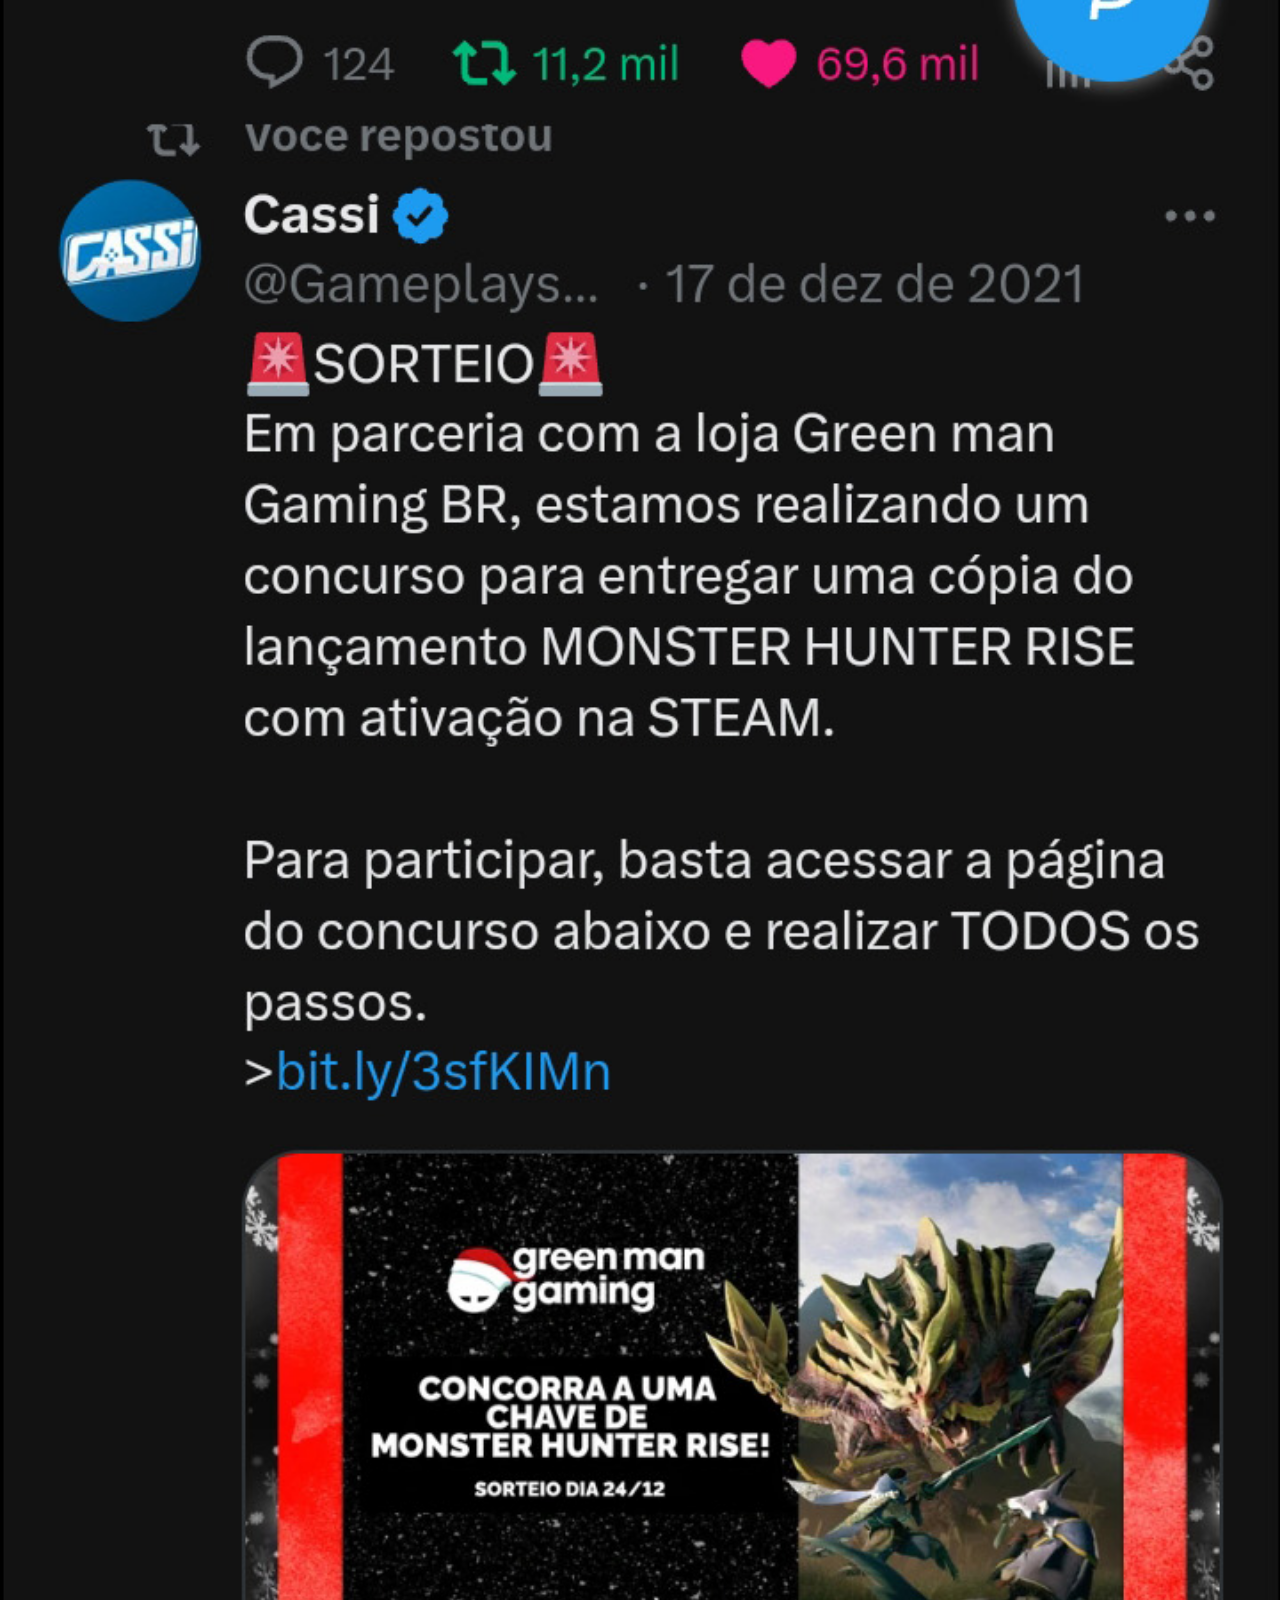
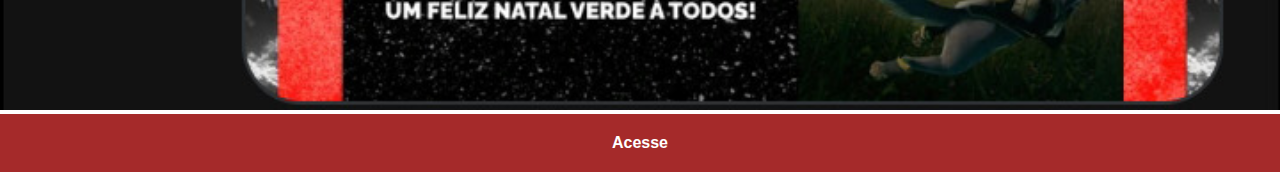
<file: twiter.html>
<!DOCTYPE html>
<html lang="pt-br">
<head>
    <meta charset="UTF-8">
    <meta name="viewport" content="width=device-width, initial-scale=1.0">
    <title>Youtube</title>
    <link rel="stylesheet" href="estilos/social.css">
</head>
<body>
    <img src="imagens/tela-twitter.jpg" alt="Twitter">
    <a href="https://twitter.com/Andyhts" target="_blank">Acesse</a>
</body>
</html>
</file>
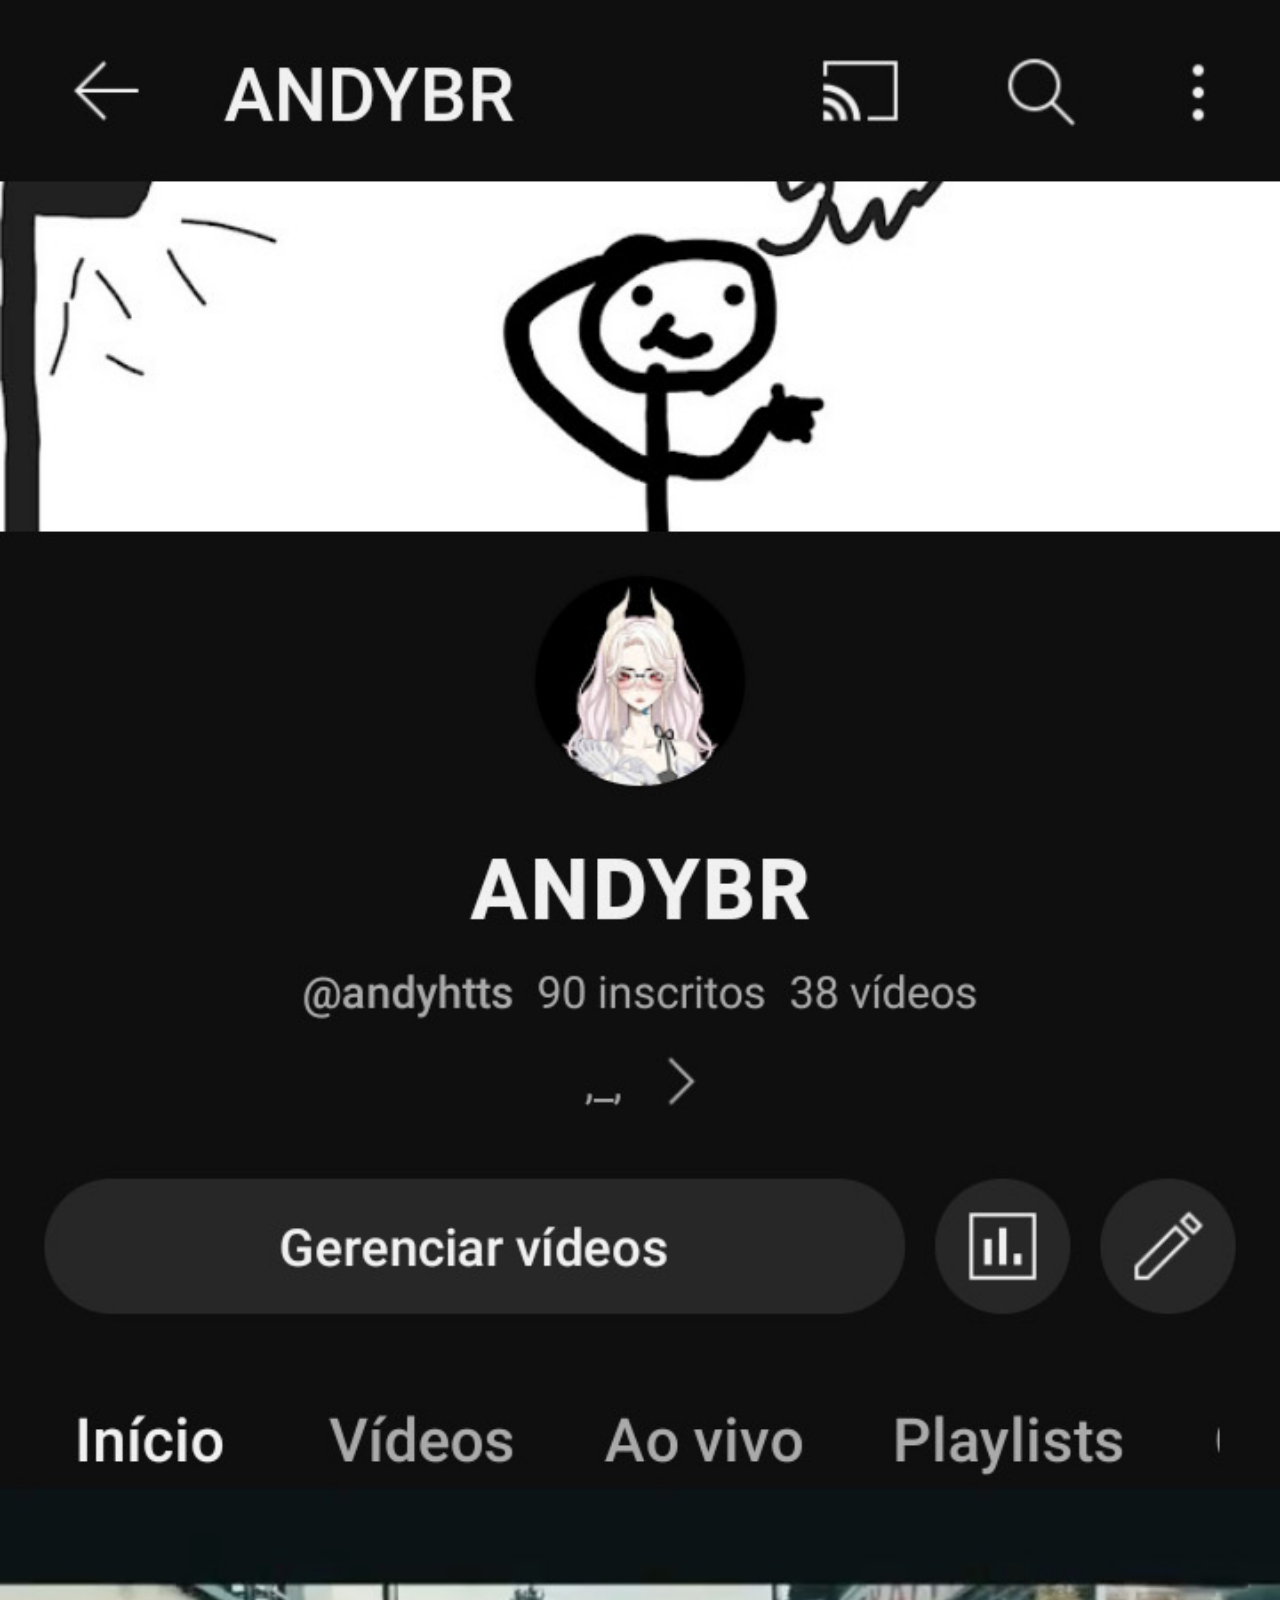
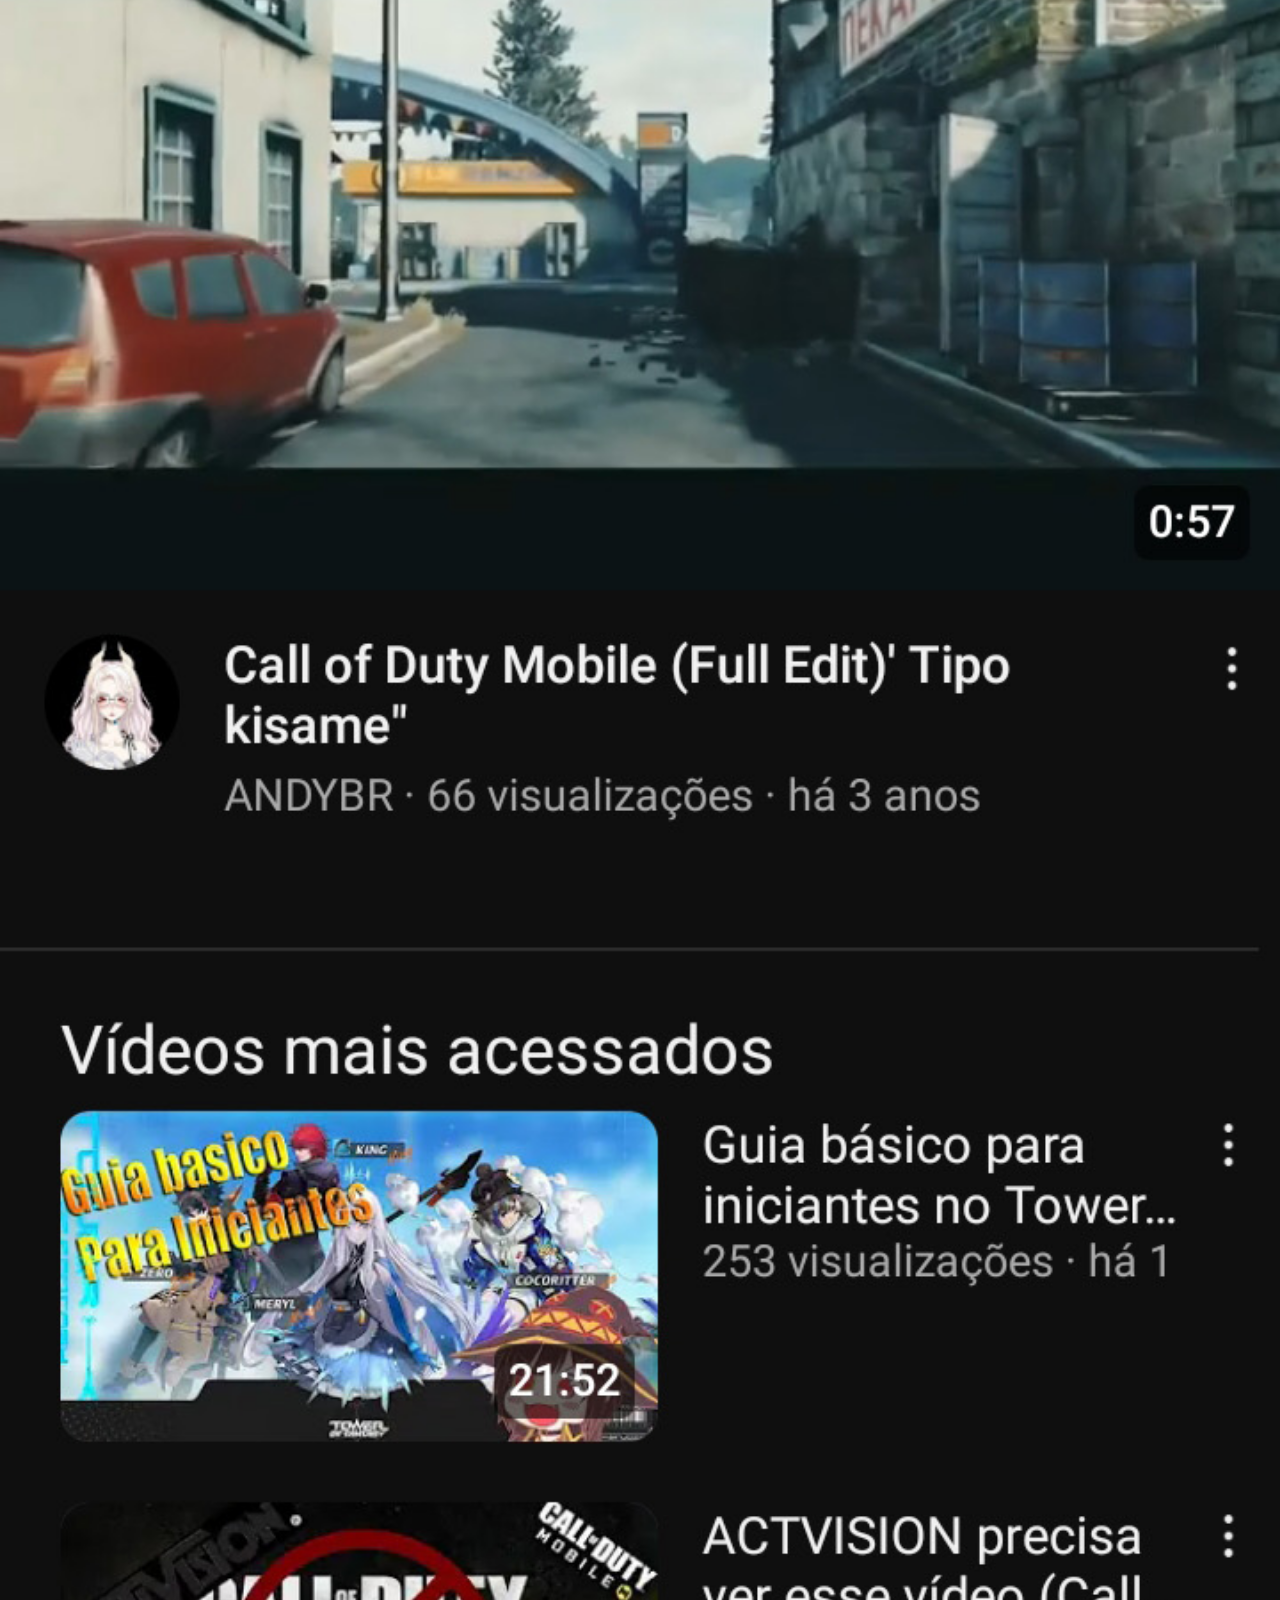
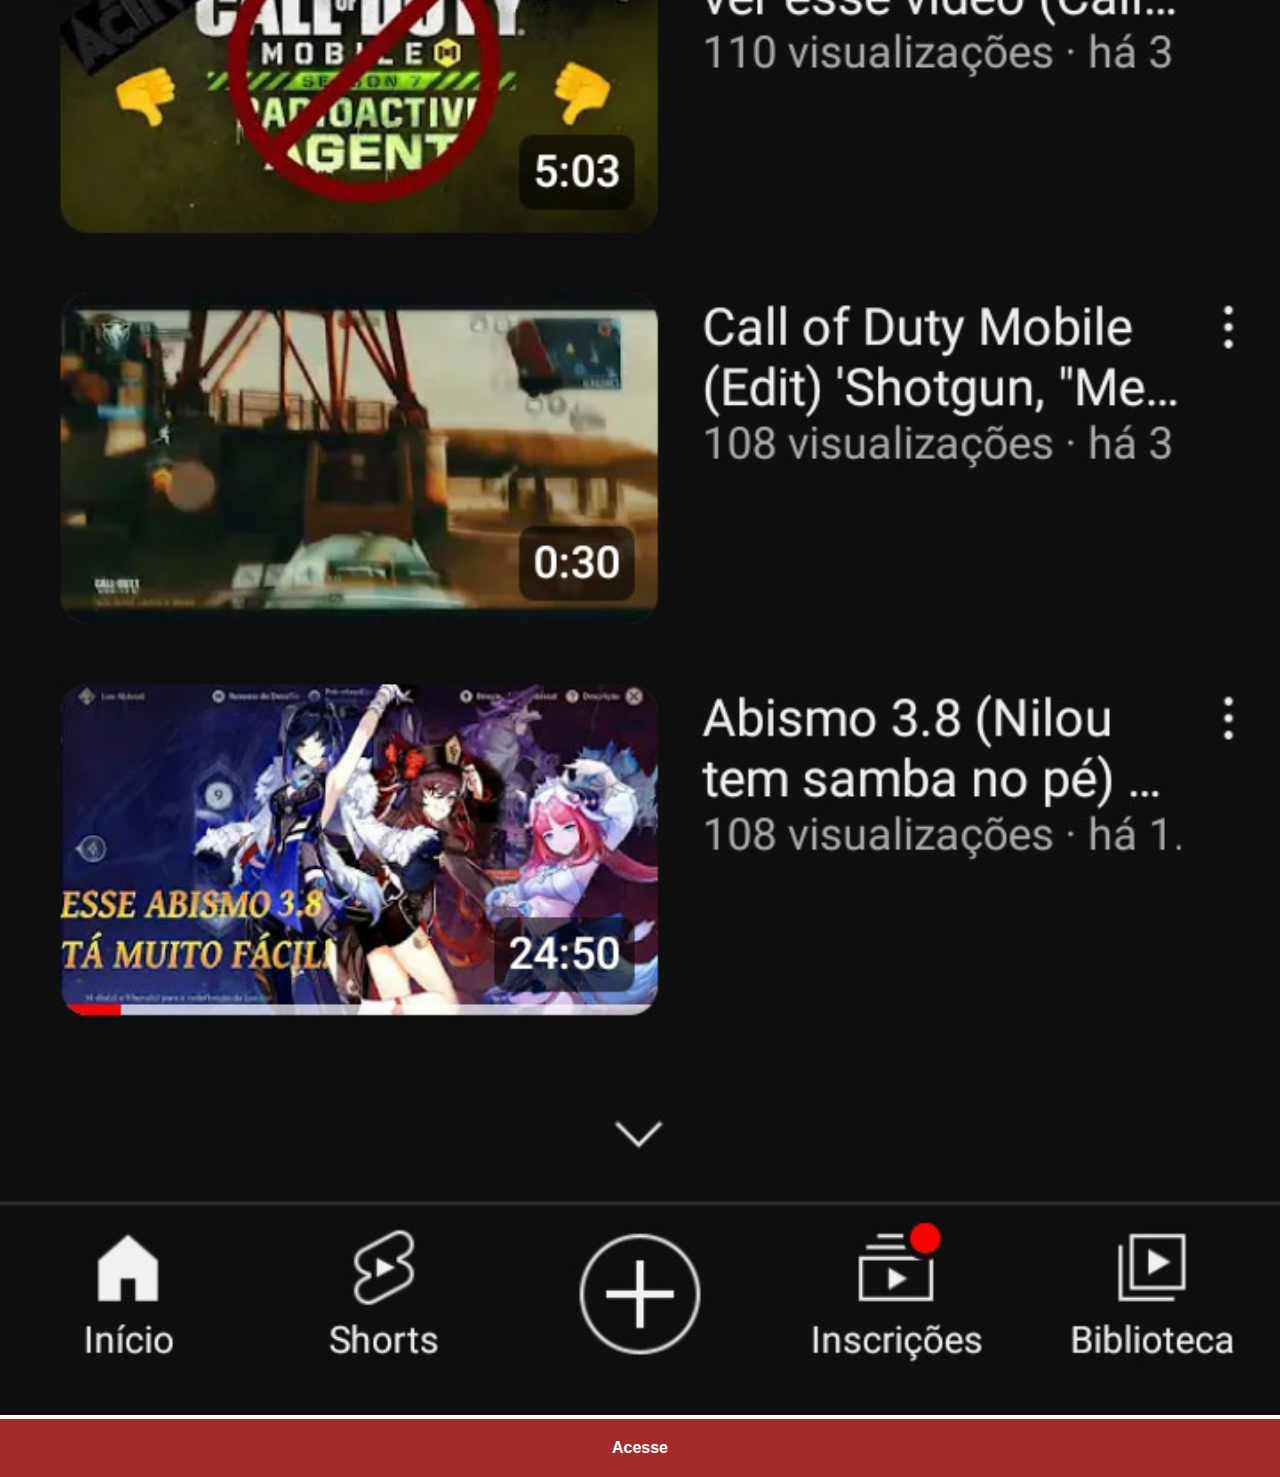
<file: youtub.html>
<!DOCTYPE html>
<html lang="pt-br">
<head>
    <meta charset="UTF-8">
    <meta name="viewport" content="width=device-width, initial-scale=1.0">
    <title>Youtube</title>
    <link rel="stylesheet" href="estilos/social.css">
</head>
<body>
    <img src="imagens/tela-youtube.jpg" alt="Youtube">
    <a href="https://www.youtube.com/channel/UCvLiSE-51gYYodVN7iQNs2w" target="_blank">Acesse</a>
</body>
</html>
</file>
<file: estilos/style.css>
@charset "UFT-8";

* {
    margin: 0px;
    padding: 0px;
    font-family: Arial, Helvetica, sans-serif;
}

html, body {
    height: 100vh;
    width: 100vw;
    background-color: black;
}

body {
    background: url(../imagens/fundo-madeira.jpg) no-repeat top center;
    background-size: cover;
    background-attachment: fixed;
}

main {
    position: relative;
    height: 100vh;
}

section#telefone {
    position: absolute;
    top: 50%;
    left: 50%;
    transform: translate(-50%, -50%);
    background: url(../imagens/frame-iphone.png) no-repeat;
    height: 627px;
    width: 311px;
}

iframe#tela {
    position: relative;
    top: 80px;
    left: 22px;
    width: 267px;
    height: 471px;
}

section#redes-sociais {
    text-align: right;
}
section#redes-sociais img{
    width: 50px;
    margin: 10px;
    border-radius: 50%;
    box-shadow: 2px 2px 5px rgba(0, 0, 0, 0.422);
    box-sizing: border-box;
}

section#redes-sociais img:hover {
    border: 2px solid rgba(255, 255, 255, 0.379);
    transform: translate(-2px, -2px);
    box-shadow: 5px 5px 10px rgba(0, 0, 0, 0.405);
    transition: 0.3s, border 0.4s;
}
</file>
<file: estilos/social.css>
@charset "UTF-8";

 * {
    margin: 0px;
    padding: 0px;
    font-family: Arial, Helvetica, sans-serif;
        }

::-webkit-scrollbar {
    width: 0px;
    height: 0px;
}
img {
    width: 100vw;
}

a { 
    display: block;
    padding: 20px;
    text-align: center;
    font-weight: bolder;
    background-color: brown;
    color: white;
    text-decoration: none;
}

a:hover {
    background-color: red;
}
</file>
